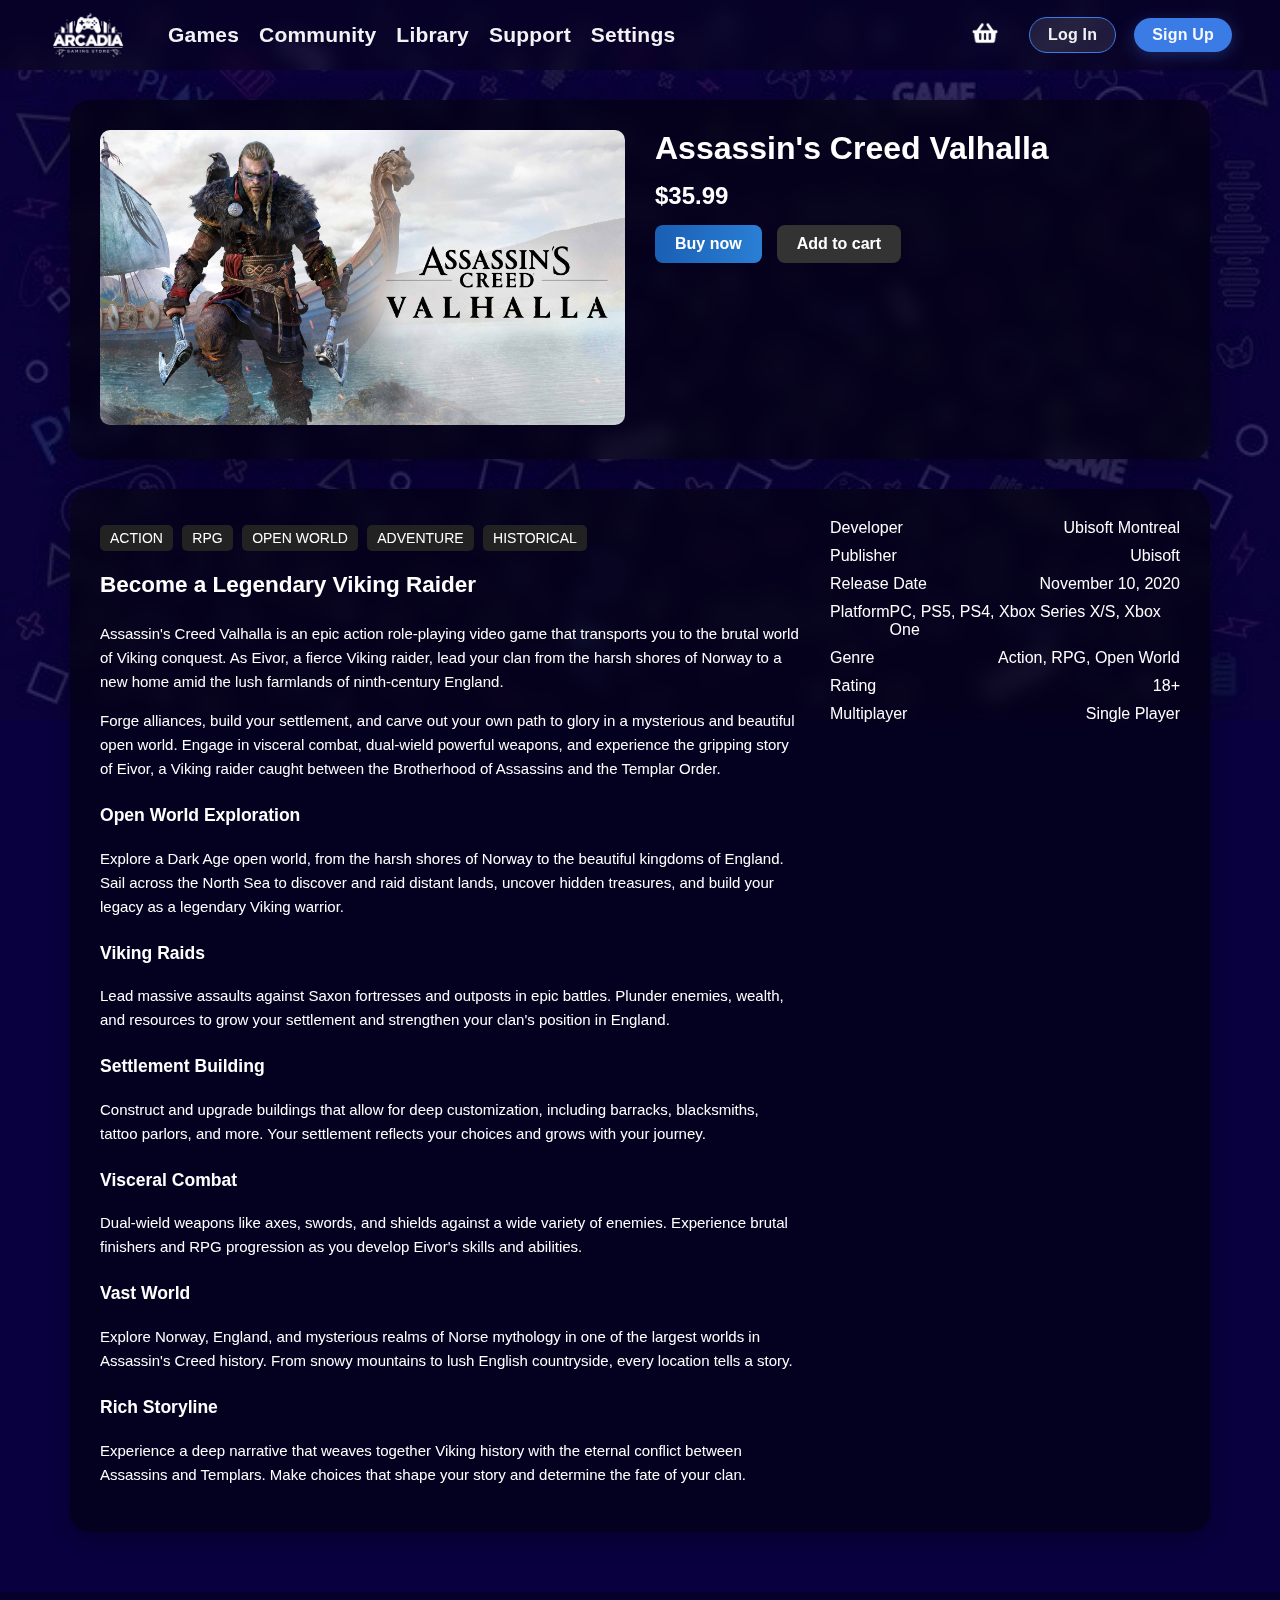
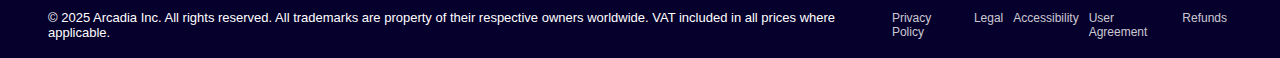
<file: web project - last draft (مش اوي يعني)/AC valhala/AC valhala.html>
<!DOCTYPE html>
<html lang="en">
<head>
    <meta charset="UTF-8">
    <meta name="viewport" content="width=device-width, initial-scale=1.0">
    <title>Arcadia - Assassin's Creed Valhalla</title>
<link rel="stylesheet" href="style.css" />
</head>
<body data-game-id="ac-valhala">

    <div class="topbar">
        <div class="left">
            <div class="nav-text">
                <a href="../start page/start page.html">
                    <img src="../general material/white arcadia logo.png" alt="Arcadia" class="nav-logo">
                </a>
            </div>

            <a href="../browse games/browse games.html">Games</a>
            <a href="#">Community</a>
            <a href="#">Library</a>
            <a href="#">Support</a>
            <a href="#">Settings</a>
        </div>

        <div class="right">
        <div class="basket">
            <a href="#">
                <img src="../general material/basket logo.png" alt="Basket" class="icon">
            </a>
        </div>
            <div class="user">
                <span class="username" id="nav-username">username</span>
                <img src="../general material/user profile logo.png" alt="User" class="icon">
            </div>
        </div>
    </div>

    <div class="content">
        <div class="game-header card">
            <div class="game-image">
                <img src="AC valhala material/AC valhala bannar.jpg" alt="Assassin's Creed Valhalla">
            </div>
            <div class="game-info">
                <h1 class="game-title">Assassin's Creed Valhalla</h1>
                <div class="price">$35.99</div>
                <div class="buttons">
                    <button class="buy-btn" id="buy-btn">Buy now</button>
                    <button class="add-btn" id="add-btn">Add to cart</button>
                </div>
            </div>
        </div>

        <div class="details card">
            <div class="details-left">
                <div class="genres">
                    <span>ACTION</span>
                    <span>RPG</span>
                    <span>OPEN WORLD</span>
                    <span>ADVENTURE</span>
                    <span>HISTORICAL</span>
                </div>
                <div class="description">
                    <h2>Become a Legendary Viking Raider</h2>
                    <p>Assassin's Creed Valhalla is an epic action role-playing video game that transports you to the brutal world of Viking conquest. As Eivor, a fierce Viking raider, lead your clan from the harsh shores of Norway to a new home amid the lush farmlands of ninth-century England.</p>
                    
                    <p>Forge alliances, build your settlement, and carve out your own path to glory in a mysterious and beautiful open world. Engage in visceral combat, dual-wield powerful weapons, and experience the gripping story of Eivor, a Viking raider caught between the Brotherhood of Assassins and the Templar Order.</p>
                    
                    <h3>Open World Exploration</h3>
                    <p>Explore a Dark Age open world, from the harsh shores of Norway to the beautiful kingdoms of England. Sail across the North Sea to discover and raid distant lands, uncover hidden treasures, and build your legacy as a legendary Viking warrior.</p>

                    <h3>Viking Raids</h3>
                    <p>Lead massive assaults against Saxon fortresses and outposts in epic battles. Plunder enemies, wealth, and resources to grow your settlement and strengthen your clan's position in England.</p>

                    <h3>Settlement Building</h3>
                    <p>Construct and upgrade buildings that allow for deep customization, including barracks, blacksmiths, tattoo parlors, and more. Your settlement reflects your choices and grows with your journey.</p>

                    <h3>Visceral Combat</h3>
                    <p>Dual-wield weapons like axes, swords, and shields against a wide variety of enemies. Experience brutal finishers and RPG progression as you develop Eivor's skills and abilities.</p>

                    <h3>Vast World</h3>
                    <p>Explore Norway, England, and mysterious realms of Norse mythology in one of the largest worlds in Assassin's Creed history. From snowy mountains to lush English countryside, every location tells a story.</p>

                    <h3>Rich Storyline</h3>
                    <p>Experience a deep narrative that weaves together Viking history with the eternal conflict between Assassins and Templars. Make choices that shape your story and determine the fate of your clan.</p>
                </div>
            </div>

            <div class="details-right">
                <div><span>Developer</span><span>Ubisoft Montreal</span></div>
                <div><span>Publisher</span><span>Ubisoft</span></div>
                <div><span>Release Date</span><span>November 10, 2020</span></div>
                <div><span>Platform</span><span>PC, PS5, PS4, Xbox Series X/S, Xbox One</span></div>
                <div><span>Genre</span><span>Action, RPG, Open World</span></div>
                <div><span>Rating</span><span>18+</span></div>
                <div><span>Multiplayer</span><span>Single Player</span></div>
            </div>
        </div>
    </div>

    <footer>
        <div>© 2025 Arcadia Inc. All rights reserved. All trademarks are property of their respective owners worldwide. VAT included in all prices where applicable.</div>
        <div class="footer-links">
            <a href="#">Privacy Policy</a>
            <a href="#">Legal</a>
            <a href="#">Accessibility</a>
            <a href="#">User Agreement</a>
            <a href="#">Refunds</a>
        </div>
    </footer>

    <script src="../general material/username.js"></script>
    <script src="../general material/game-logic.js"></script>
</body>
</html>
</file>
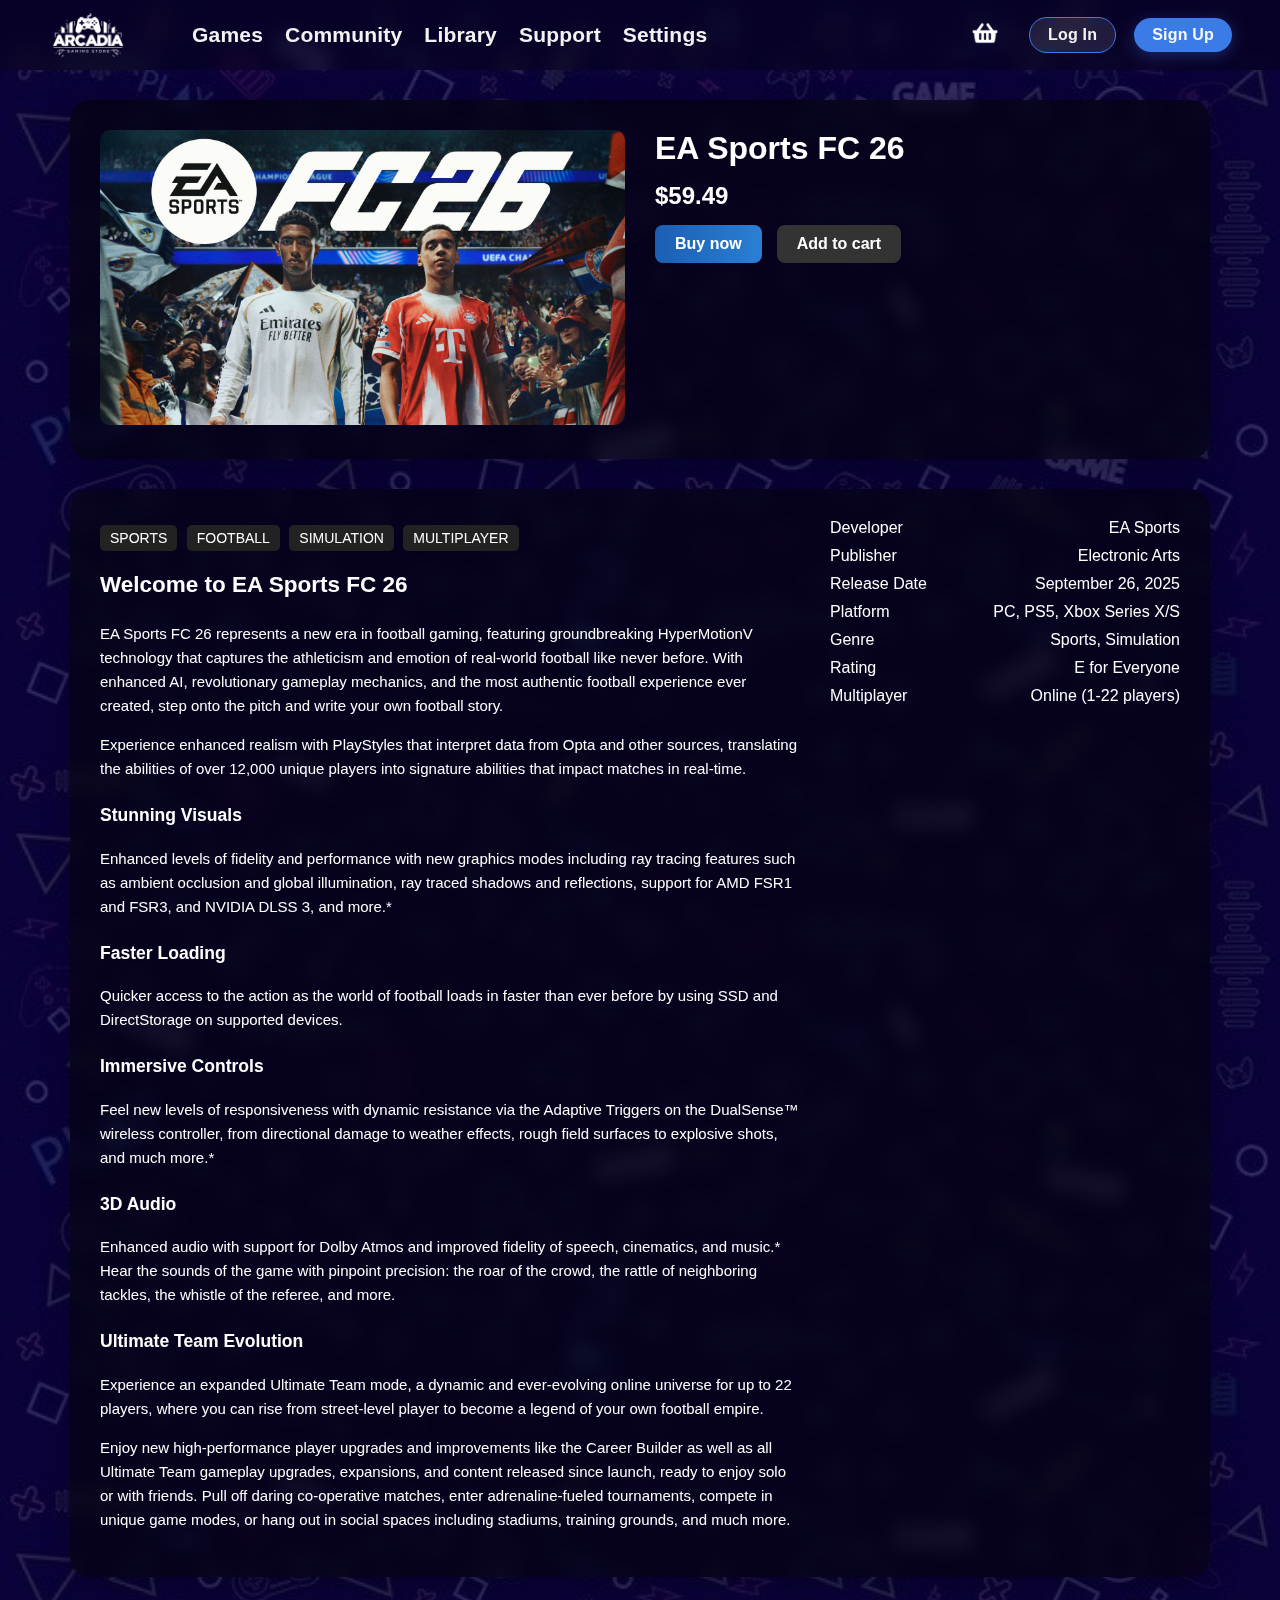
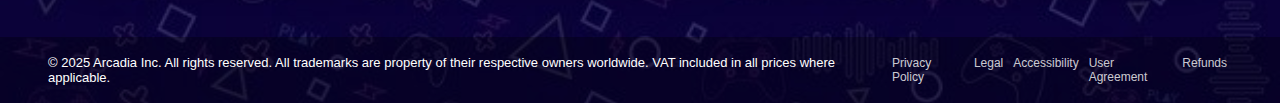
<file: web project - last draft (مش اوي يعني)/fc 26/fc 26.html>
<!DOCTYPE html>
<html lang="ar">
<head>
    <meta charset="UTF-8">
    <meta name="viewport" content="width=device-width, initial-scale=1.0">
    <title>Arcadia - EA Sports FC 26</title>
<link rel="stylesheet" href="style.css" />
</head>
<body data-game-id="fc26">

    <div class="topbar">
        <div class="left">
            <div class="nav-text">
                <a href="../start page/start page.html">
                <img src="../general material/white arcadia logo.png" alt="Arcadia" class="nav-logo">
            </div>
            <a href="../browse games/browse games.html">Games</a>
            <a href="#">Community</a>
            <a href="#">Library</a>
            <a href="#">Support</a>
            <a href="#">Settings</a>
        </div>

        <div class="right">
        <div class="basket">
            <a href="#">
                <img src="../general material/basket logo.png" alt="Basket" class="icon">
            </a>
        </div>
            <div class="user">
                <span class="username" id="nav-username">username</span>
                <img src="../general material/user profile logo.png" alt="User" class="icon">
            </div>
        </div>
    </div>

    <div class="content">
        <div class="game-header card">
            <div class="game-image">
                <img src="FC26 material/FC26.jpg" alt="EA Sports FC 26">
            </div>
            <div class="game-info">
                <h1 class="game-title">EA Sports FC 26</h1>
                <div class="price">$59.49</div>
                <div class="buttons">
                    <button class="buy-btn" id="buy-btn">Buy now</button>
                    <button class="add-btn" id="add-btn">Add to cart</button>
                </div>
            </div>
        </div>

        <div class="details card">
            <div class="details-left">
                <div class="genres">
                    <span>SPORTS</span>
                    <span>FOOTBALL</span>
                    <span>SIMULATION</span>
                    <span>MULTIPLAYER</span>
                </div>
                <div class="description">
                    <h2>Welcome to EA Sports FC 26</h2>
                    <p>EA Sports FC 26 represents a new era in football gaming, featuring groundbreaking HyperMotionV technology that captures the athleticism and emotion of real-world football like never before. With enhanced AI, revolutionary gameplay mechanics, and the most authentic football experience ever created, step onto the pitch and write your own football story.</p>
                    
                    <p>Experience enhanced realism with PlayStyles that interpret data from Opta and other sources, translating the abilities of over 12,000 unique players into signature abilities that impact matches in real-time.</p>
                    
                    <h3>Stunning Visuals</h3>
                    <p>Enhanced levels of fidelity and performance with new graphics modes including ray tracing features such as ambient occlusion and global illumination, ray traced shadows and reflections, support for AMD FSR1 and FSR3, and NVIDIA DLSS 3, and more.*</p>

                    <h3>Faster Loading</h3>
                    <p>Quicker access to the action as the world of football loads in faster than ever before by using SSD and DirectStorage on supported devices.</p>

                    <h3>Immersive Controls</h3>
                    <p>Feel new levels of responsiveness with dynamic resistance via the Adaptive Triggers on the DualSense™ wireless controller, from directional damage to weather effects, rough field surfaces to explosive shots, and much more.*</p>

                    <h3>3D Audio</h3>
                    <p>Enhanced audio with support for Dolby Atmos and improved fidelity of speech, cinematics, and music.* Hear the sounds of the game with pinpoint precision: the roar of the crowd, the rattle of neighboring tackles, the whistle of the referee, and more.</p>

                    <h3>Ultimate Team Evolution</h3>
                    <p>Experience an expanded Ultimate Team mode, a dynamic and ever-evolving online universe for up to 22 players, where you can rise from street-level player to become a legend of your own football empire.</p>
                    <p>Enjoy new high-performance player upgrades and improvements like the Career Builder as well as all Ultimate Team gameplay upgrades, expansions, and content released since launch, ready to enjoy solo or with friends. Pull off daring co-operative matches, enter adrenaline-fueled tournaments, compete in unique game modes, or hang out in social spaces including stadiums, training grounds, and much more.</p>
                </div>
            </div>

            <div class="details-right">
                <div><span>Developer</span><span>EA Sports</span></div>
                <div><span>Publisher</span><span>Electronic Arts</span></div>
                <div><span>Release Date</span><span>September 26, 2025</span></div>
                <div><span>Platform</span><span>PC, PS5, Xbox Series X/S</span></div>
                <div><span>Genre</span><span>Sports, Simulation</span></div>
                <div><span>Rating</span><span>E for Everyone</span></div>
                <div><span>Multiplayer</span><span>Online (1-22 players)</span></div>
            </div>
        </div>
    </div>

    <footer>
        <div>© 2025 Arcadia Inc. All rights reserved. All trademarks are property of their respective owners worldwide. VAT included in all prices where applicable.</div>
        <div class="footer-links">
            <a href="#">Privacy Policy</a>
            <a href="#">Legal</a>
            <a href="#">Accessibility</a>
            <a href="#">User Agreement</a>
            <a href="#">Refunds</a>
        </div>
    </footer>

    <script src="../general material/username.js"></script>
    <script src="../general material/game-logic.js"></script>
</body>
</html>
</file>
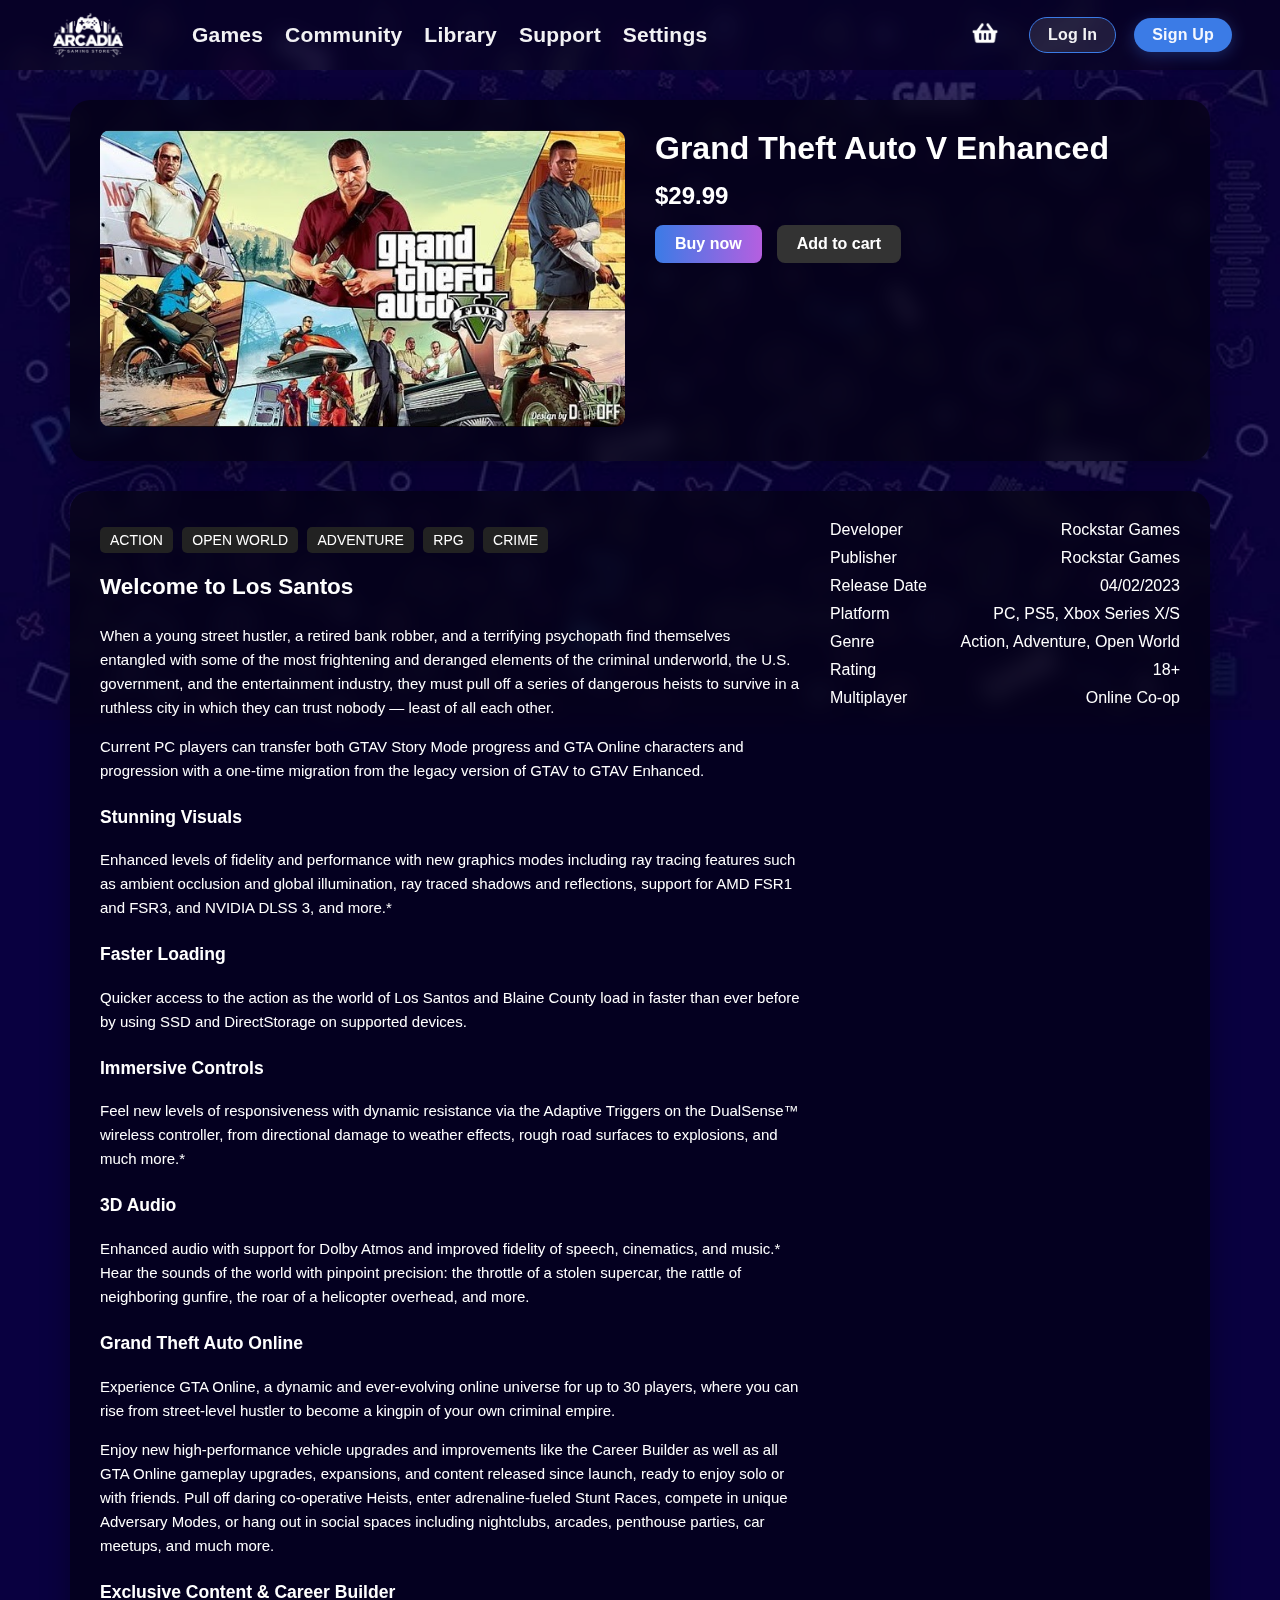
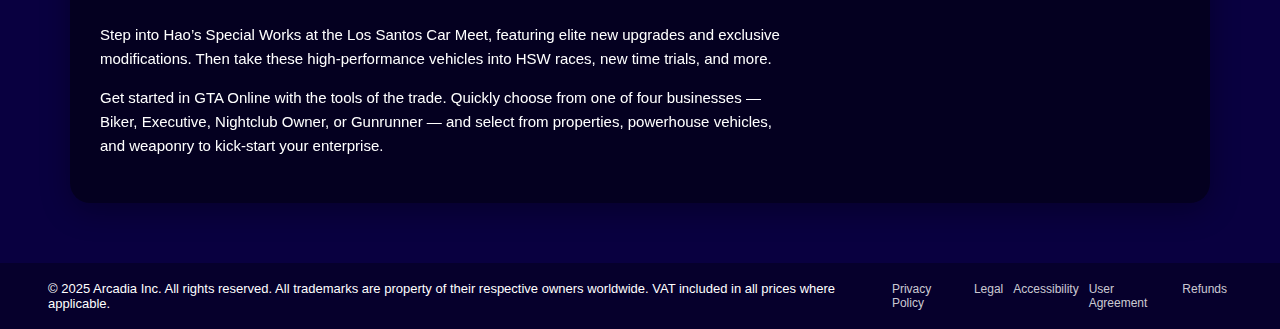
<file: web project - last draft (مش اوي يعني)/gta v/gta v.html>
<!DOCTYPE html>
<html lang="en">
<head>
<meta charset="UTF-8">
<meta name="viewport" content="width=device-width, initial-scale=1.0">
<title>Grand Theft Auto V Enhanced</title>
<link rel="stylesheet" href="style.css">

</head>
<body data-game-id="gtav">

<div class="topbar">
        <div class="left">
            <div class="nav-text">
                <a href="../start page/start page.html">
                <img src="../general material/white arcadia logo.png" alt="Arcadia" class="nav-logo">
            </div>
            <a href="../browse games/browse games.html">Games</a>
            <a href="#">Community</a>
            <a href="#">Library</a>
            <a href="#">Support</a>
            <a href="#">Settings</a>
        </div>

        <div class="right">
        <div class="basket">
            <a href="#">
                <img src="../general material/basket logo.png" alt="Basket" class="icon">
            </a>
        </div>
            <div class="user">
                <span class="username" id="nav-username">username</span>
                <img src="../general material/user profile logo.png" alt="User" class="icon">
            </div>
        </div>
    </div>
  <div class="content">
    <div class="game-header card">
      <div class="game-image">
        <img src="GTA5 material/GTA5.jpg" alt="Grand Theft Auto V Enhanced">
      </div>
      <div class="game-info">
        <h1 class="game-title">Grand Theft Auto V Enhanced</h1>
        <div class="price">$29.99</div>
        <div class="buttons">
          <button class="buy-btn" id="buy-btn">Buy now</button>
          <button class="add-btn" id="add-btn">Add to cart</button>
        </div>
      </div>
    </div>

    <div class="details card">
      <div class="details-left">
        <div class="genres">
          <span>ACTION</span>
          <span>OPEN WORLD</span>
          <span>ADVENTURE</span>
          <span>RPG</span>
          <span>CRIME</span>
        </div>
        <div class="description">
          <h2>Welcome to Los Santos</h2>
          <p>When a young street hustler, a retired bank robber, and a terrifying psychopath find themselves entangled with some of the most frightening and deranged elements of the criminal underworld, the U.S. government, and the entertainment industry, they must pull off a series of dangerous heists to survive in a ruthless city in which they can trust nobody — least of all each other.</p>
          <p>Current PC players can transfer both GTAV Story Mode progress and GTA Online characters and progression with a one-time migration from the legacy version of GTAV to GTAV Enhanced.</p>
          
          <h3>Stunning Visuals</h3>
          <p>Enhanced levels of fidelity and performance with new graphics modes including ray tracing features such as ambient occlusion and global illumination, ray traced shadows and reflections, support for AMD FSR1 and FSR3, and NVIDIA DLSS 3, and more.*</p>

          <h3>Faster Loading</h3>
          <p>Quicker access to the action as the world of Los Santos and Blaine County load in faster than ever before by using SSD and DirectStorage on supported devices.</p>

          <h3>Immersive Controls</h3>
          <p>Feel new levels of responsiveness with dynamic resistance via the Adaptive Triggers on the DualSense™ wireless controller, from directional damage to weather effects, rough road surfaces to explosions, and much more.*</p>

          <h3>3D Audio</h3>
          <p>Enhanced audio with support for Dolby Atmos and improved fidelity of speech, cinematics, and music.* Hear the sounds of the world with pinpoint precision: the throttle of a stolen supercar, the rattle of neighboring gunfire, the roar of a helicopter overhead, and more.</p>

          <h3>Grand Theft Auto Online</h3>
          <p>Experience GTA Online, a dynamic and ever-evolving online universe for up to 30 players, where you can rise from street-level hustler to become a kingpin of your own criminal empire.</p>
          <p>Enjoy new high-performance vehicle upgrades and improvements like the Career Builder as well as all GTA Online gameplay upgrades, expansions, and content released since launch, ready to enjoy solo or with friends. Pull off daring co-operative Heists, enter adrenaline-fueled Stunt Races, compete in unique Adversary Modes, or hang out in social spaces including nightclubs, arcades, penthouse parties, car meetups, and much more.</p>

          <h3>Exclusive Content & Career Builder</h3>
          <p>Step into Hao’s Special Works at the Los Santos Car Meet, featuring elite new upgrades and exclusive modifications. Then take these high-performance vehicles into HSW races, new time trials, and more.</p>
          <p>Get started in GTA Online with the tools of the trade. Quickly choose from one of four businesses — Biker, Executive, Nightclub Owner, or Gunrunner — and select from properties, powerhouse vehicles, and weaponry to kick-start your enterprise.</p>
        </div>
      </div>

      <div class="details-right">
        <div><span>Developer</span><span>Rockstar Games</span></div>
        <div><span>Publisher</span><span>Rockstar Games</span></div>
        <div><span>Release Date</span><span>04/02/2023</span></div>
        <div><span>Platform</span><span>PC, PS5, Xbox Series X/S</span></div>
        <div><span>Genre</span><span>Action, Adventure, Open World</span></div>
        <div><span>Rating</span><span>18+</span></div>
        <div><span>Multiplayer</span><span>Online Co-op</span></div>
      </div>
    </div>
  </div>
  <footer>
    <div>© 2025 Arcadia Inc. All rights reserved. All trademarks are property of their respective owners worldwide. VAT included in all prices where applicable.</div>
    <div class="footer-links">
      <a href="#">Privacy Policy</a>
      <a href="#">Legal</a>
      <a href="#">Accessibility</a>
      <a href="#">User Agreement</a>
      <a href="#">Refunds</a>
    </div>
  </footer>

    <script src="../general material/username.js"></script>
    <script src="../general material/game-logic.js"></script>
</body>
</html>
</file>
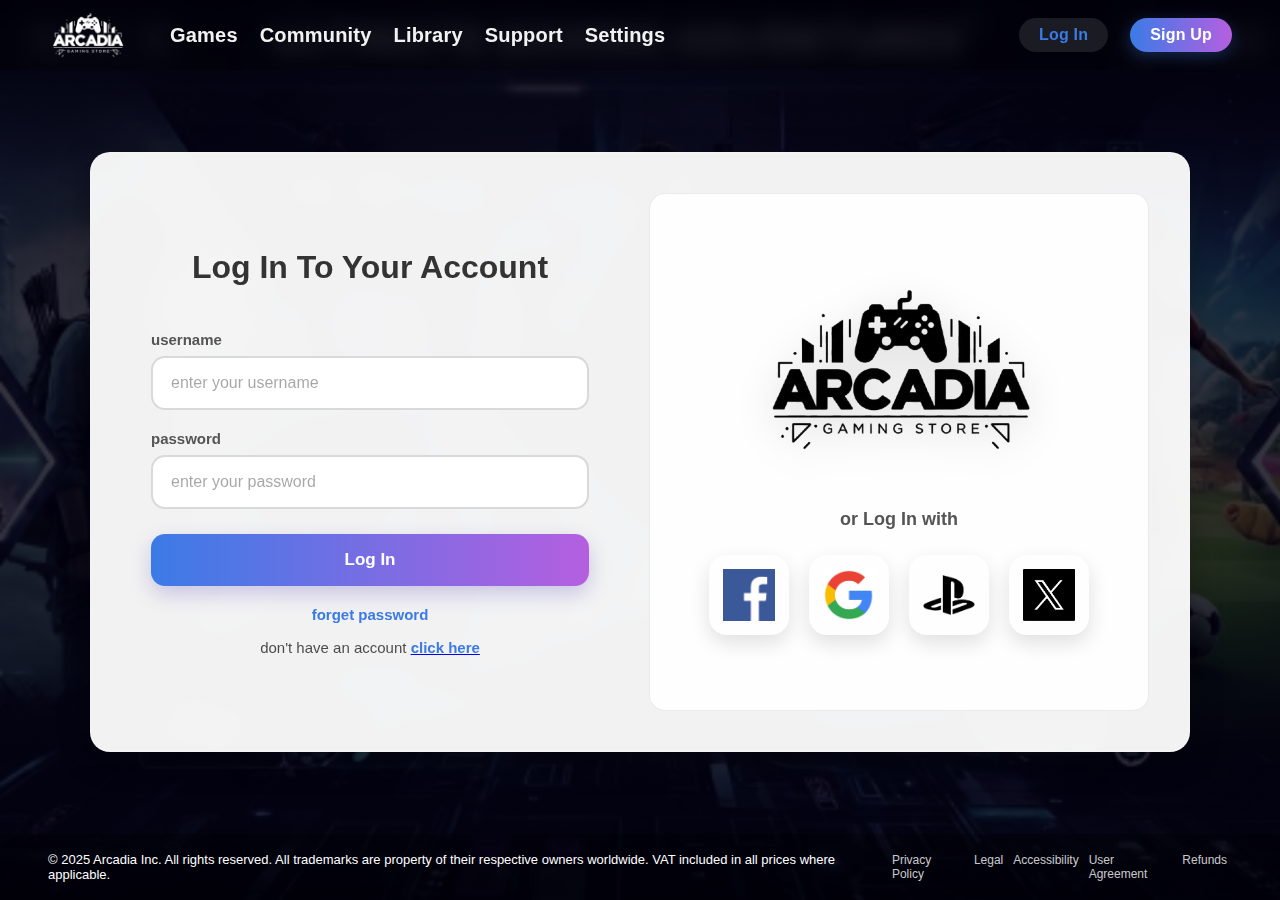
<file: web project - last draft (مش اوي يعني)/login/login.html>
<!doctype html>
<html lang="ar">
<head>
  <meta charset="utf-8" />
  <meta name="viewport" content="width=device-width,initial-scale=1" />
  <title>Arcadia-Log In</title>
<link rel="stylesheet" href="style.css" />
</head>
<body>
  <div class="topbar">
    <div class="left">
      <div class="nav-text">

        <a href="../start page/start page.html">
        <img src="../general material/white arcadia logo.png" alt="Arcadia" class="nav-logo"></a>
      </div>
      <a href="../browse games/browse games.html">Games</a>
      <a href="#">Community</a>
      <a href="../library/library.html">Library</a>
      <a href="#">Support</a>
      <a href="#">Settings</a>
    </div>
    <div class="right">
      <a href="login.html" style="color:#3b7be6; background:rgba(255,255,255,0.1); padding:8px 20px; border-radius:25px; font-weight:600;">Log In</a>
      <a href="../signup/signup.html" style="color:#fff; background:linear-gradient(90deg,#3b7be6,#b55fe0); padding:8px 20px; border-radius:25px; font-weight:600; box-shadow:0 4px 15px rgba(59,123,230,0.3);">Sign Up</a>
    </div>
  </div>

  <div class="wrap">
    <div class="card">
      <div class="left-col">
        <h1>Log In To Your Account</h1>
        
        <label>username</label>
        <input class="input" placeholder="enter your username" id="username">
        
        <label>password</label>
        <input class="input" placeholder="enter your password" type="password" id="password">

        <button class="btn" id="loginBtn">Log In</button>

        <div class="linkless" id="forgotPassword">forget password</div>
      <div class="hint">don't have an account 
        <a href="../signup/signup.html" id="signupLink"><strong>click here</strong></a>
      </div>
      </div>

      <div class="right-col">
        <div class="logo-container">
          <img class="main-logo" src="../general material/black arcadia logo.png" alt="Arcadia Logo">
        </div>

        <div class="apps-title">or Log In with</div>
        
        <div class="apps-container">
          <div class="app-item" id="facebookLogin" title="Facebook">
            <div class="app-icon">
              <img src="login material/facebook logo.png" alt="Facebook">
            </div>
          </div>
          
          <div class="app-item" id="googleLogin" title="Google">
            <div class="app-icon">
              <img src="login material/google logo.png" alt="Google">
            </div>
          </div>
          
          <div class="app-item" id="playstationLogin" title="PlayStation">
            <div class="app-icon">
              <img src="login material/playstation logo.png" alt="PlayStation">
            </div>
          </div>
          
          <div class="app-item" id="XLogin" title="X">
            <div class="app-icon">
              <img src="login material/X logo.jpg" alt="X">
            </div>
          </div>
        </div>
      </div>
    </div>
  </div>

  <footer>
    <div>© 2025 Arcadia Inc. All rights reserved. All trademarks are property of their respective owners worldwide. VAT included in all prices where applicable.</div>
    <div class="footer-links">
      <a href="#">Privacy Policy</a>
      <a href="#">Legal</a>
      <a href="#">Accessibility</a>
      <a href="#">User Agreement</a>
      <a href="#">Refunds</a>
    </div>
  </footer>

<script src="login.js"></script>

</body>
</html>
</file>
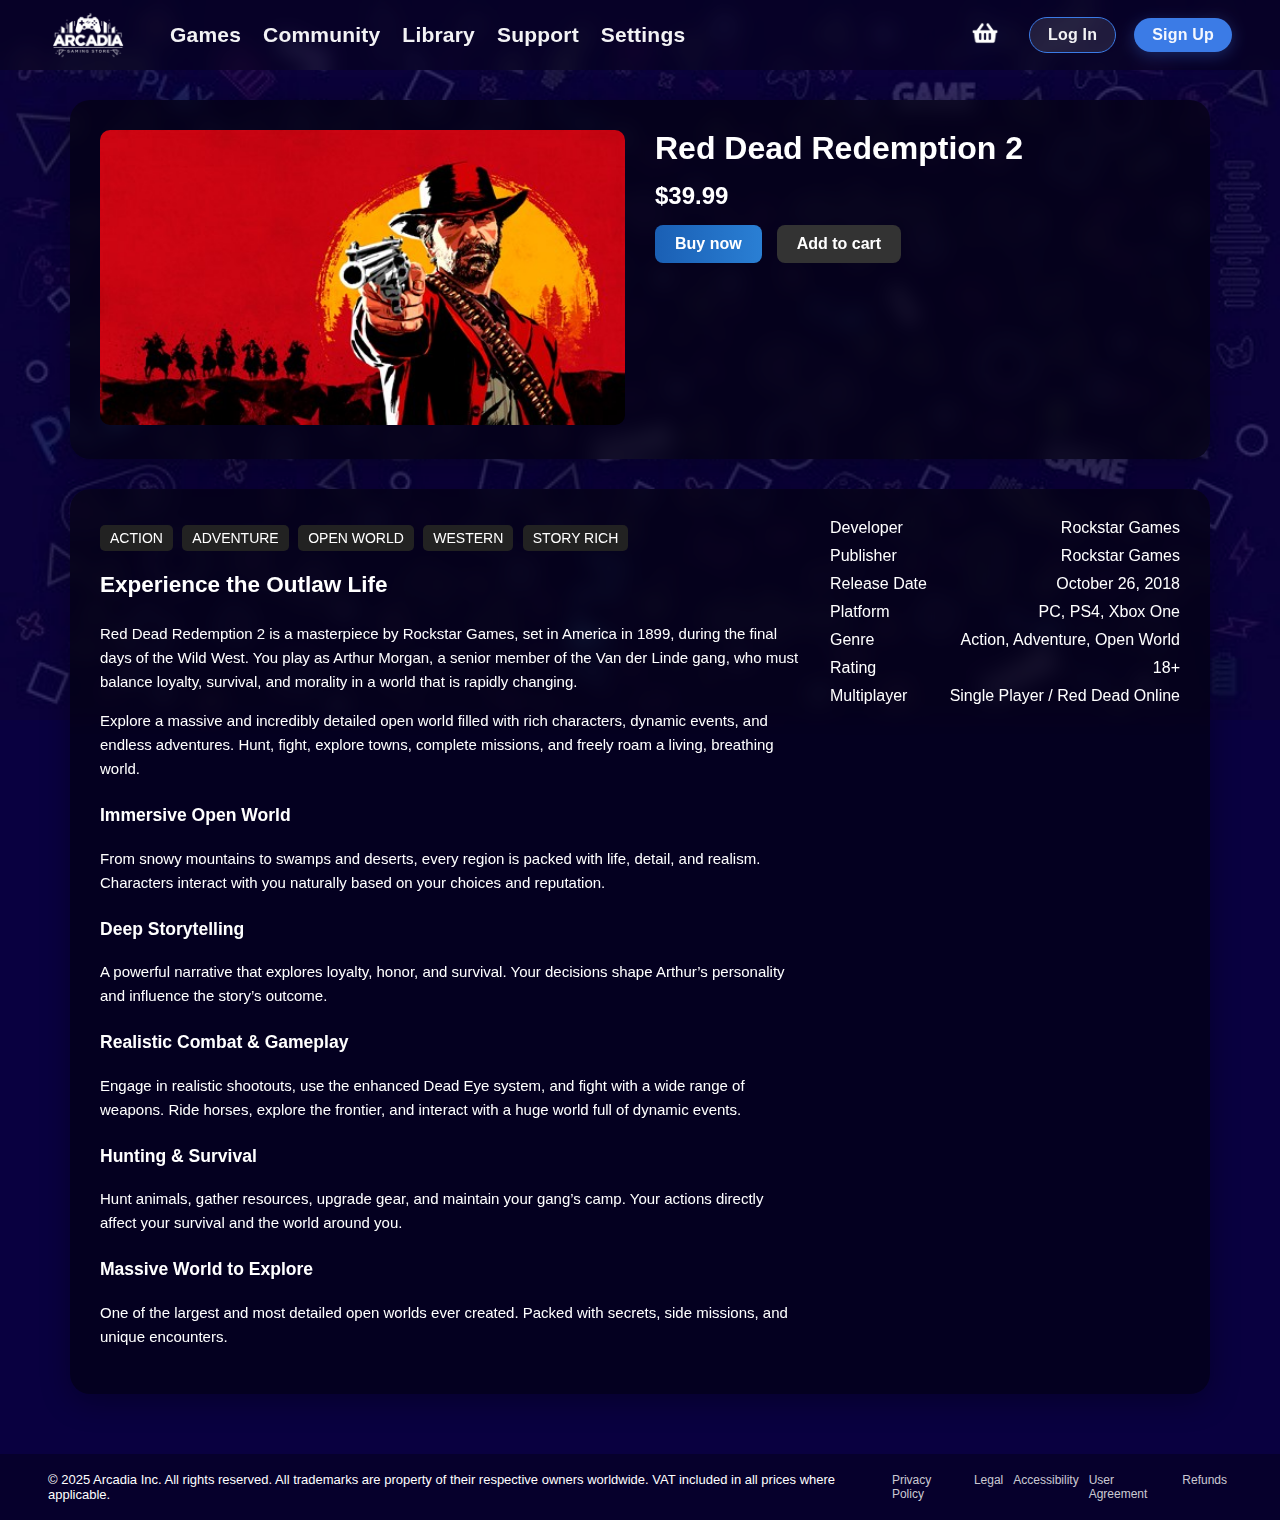
<file: web project - last draft (مش اوي يعني)/rdr2/rdr2.html>
<!DOCTYPE html>
<html lang="en">
<head>
    <meta charset="UTF-8">
    <meta name="viewport" content="width=device-width, initial-scale=1.0">
    <title>Arcadia - Red Dead Redemption 2</title>
    <link rel="stylesheet" href="style.css" />
</head>
<body data-game-id="rdr2">

    <div class="topbar">
        <div class="left">
            <div class="nav-text">
                        <a href="../start page/start page.html">
                <img src="../general material/white arcadia logo.png" alt="Arcadia" class="nav-logo"></a>
            </div>
            <a href="../browse games/browse games.html">Games</a>
            <a href="#">Community</a>
            <a href="#">Library</a>
            <a href="#">Support</a>
            <a href="#">Settings</a>
        </div>

        <div class="right">
        <div class="basket">
            <a href="#">
                <img src="../general material/basket logo.png" alt="Basket" class="icon">
            </a>
        </div>
            <div class="user">
                <span class="username" id="nav-username">username</span>
                <img src="../general material/user profile logo.png" alt="User" class="icon">
            </div>
        </div>
    </div>

    <div class="content">
        <div class="game-header card">
            <div class="game-image">
                <img src="rdr2 material/rdr2.jpg" alt="Red Dead Redemption 2">
            </div>
            <div class="game-info">
                <h1 class="game-title">Red Dead Redemption 2</h1>
                <div class="price">$39.99</div>
                <div class="buttons">
                    <button class="buy-btn" id="buy-btn">Buy now</button>
                    <button class="add-btn" id="add-btn">Add to cart</button>
                </div>
            </div>
        </div>

        <div class="details card">
            <div class="details-left">
                <div class="genres">
                    <span>ACTION</span>
                    <span>ADVENTURE</span>
                    <span>OPEN WORLD</span>
                    <span>WESTERN</span>
                    <span>STORY RICH</span>
                </div>

                <div class="description">
                    <h2>Experience the Outlaw Life</h2>
                    <p>
                        Red Dead Redemption 2 is a masterpiece by Rockstar Games, set in America in 1899, during the final days of the Wild West. 
                        You play as Arthur Morgan, a senior member of the Van der Linde gang, who must balance loyalty, survival, and morality in a world that is rapidly changing.
                    </p>

                    <p>
                        Explore a massive and incredibly detailed open world filled with rich characters, dynamic events, and endless adventures. 
                        Hunt, fight, explore towns, complete missions, and freely roam a living, breathing world.
                    </p>

                    <h3>Immersive Open World</h3>
                    <p>
                        From snowy mountains to swamps and deserts, every region is packed with life, detail, and realism. 
                        Characters interact with you naturally based on your choices and reputation.
                    </p>

                    <h3>Deep Storytelling</h3>
                    <p>
                        A powerful narrative that explores loyalty, honor, and survival. 
                        Your decisions shape Arthur’s personality and influence the story’s outcome.
                    </p>

                    <h3>Realistic Combat & Gameplay</h3>
                    <p>
                        Engage in realistic shootouts, use the enhanced Dead Eye system, and fight with a wide range of weapons. 
                        Ride horses, explore the frontier, and interact with a huge world full of dynamic events.
                    </p>

                    <h3>Hunting & Survival</h3>
                    <p>
                        Hunt animals, gather resources, upgrade gear, and maintain your gang’s camp. 
                        Your actions directly affect your survival and the world around you.
                    </p>

                    <h3>Massive World to Explore</h3>
                    <p>
                        One of the largest and most detailed open worlds ever created. Packed with secrets, side missions, and unique encounters.
                    </p>
                </div>
            </div>

            <div class="details-right">
                <div><span>Developer</span><span>Rockstar Games</span></div>
                <div><span>Publisher</span><span>Rockstar Games</span></div>
                <div><span>Release Date</span><span>October 26, 2018</span></div>
                <div><span>Platform</span><span>PC, PS4, Xbox One</span></div>
                <div><span>Genre</span><span>Action, Adventure, Open World</span></div>
                <div><span>Rating</span><span>18+</span></div>
                <div><span>Multiplayer</span><span>Single Player / Red Dead Online</span></div>
            </div>
        </div>
    </div>

    <footer>
        <div>© 2025 Arcadia Inc. All rights reserved. All trademarks are property of their respective owners worldwide. VAT included in all prices where applicable.</div>
        <div class="footer-links">
            <a href="#">Privacy Policy</a>
            <a href="#">Legal</a>
            <a href="#">Accessibility</a>
            <a href="#">User Agreement</a>
            <a href="#">Refunds</a>
        </div>
    </footer>

    <script src="../general material/username.js"></script>
    <script src="../general material/game-logic.js"></script>
</body>
</html>
</file>
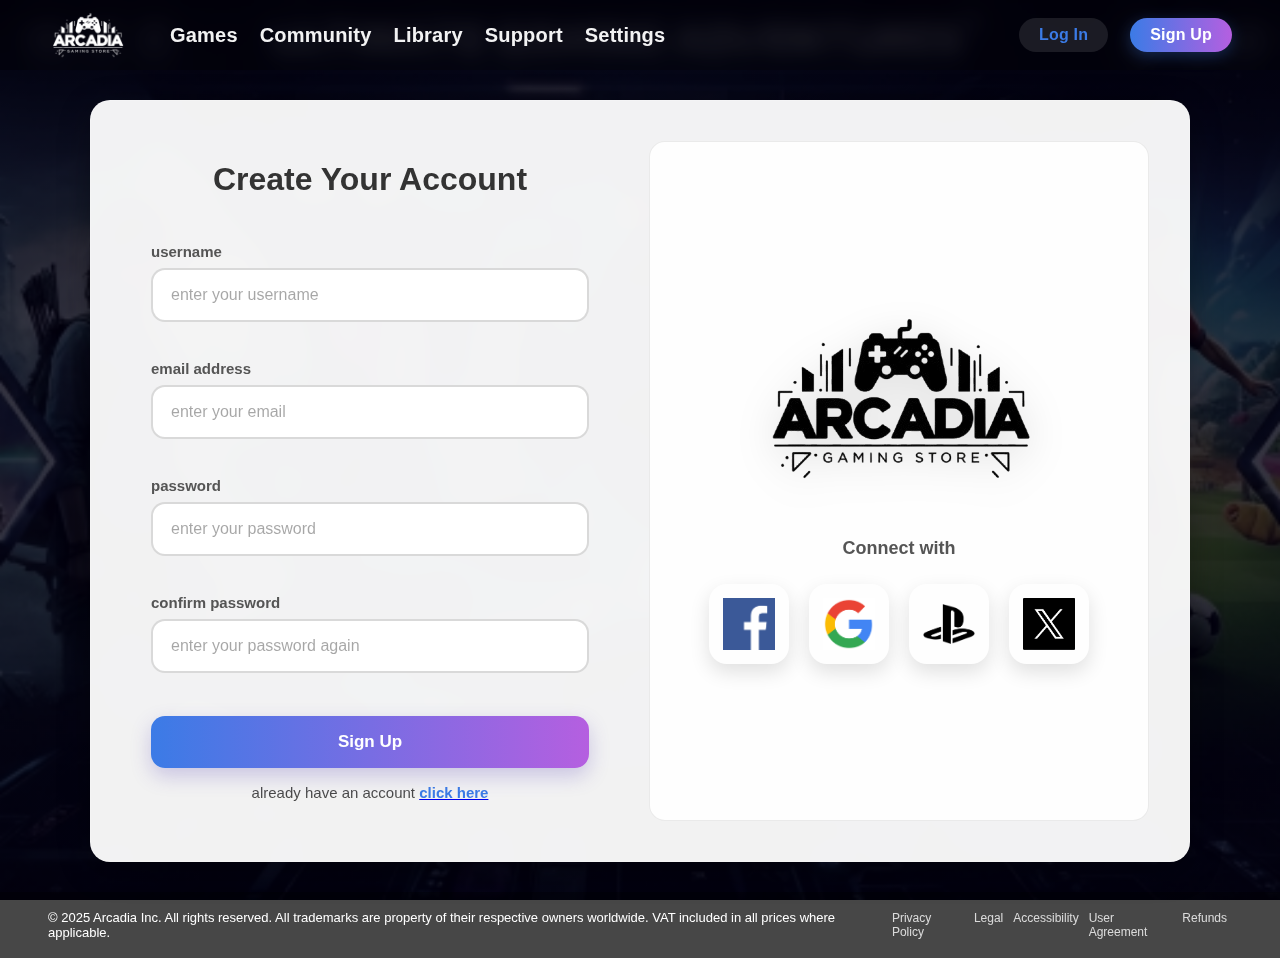
<file: web project - last draft (مش اوي يعني)/signup/signup.html>
<!doctype html>
<html lang="ar">
<head>
  <meta charset="utf-8" />
  <meta name="viewport" content="width=device-width,initial-scale=1" />
  <title>Arcadia-Sign Up</title>
<link rel="stylesheet" href="style.css" />
</head>
<body>
  <div class="topbar">
    <div class="left">
      <div class="nav-text">

        <a href="../start page/start page.html">
        <img src="../general material/white arcadia logo.png" alt="Arcadia" class="nav-logo"></a>
      </div>
      <a href="../browse games/browse games.html">Games</a>
      <a href="#">Community</a>
      <a href="../library/library.html">Library</a>
      <a href="#">Support</a>
      <a href="#">Settings</a>
    </div>
    <div class="right">
      <a href="../login/login.html" style="color:#3b7be6; background:rgba(255,255,255,0.1); padding:8px 20px; border-radius:25px; font-weight:600;">Log In</a>
      <a href="signup.html" style="color:#fff; background:linear-gradient(90deg,#3b7be6,#b55fe0); padding:8px 20px; border-radius:25px; font-weight:600; box-shadow:0 4px 15px rgba(59,123,230,0.3);">Sign Up</a>
    </div>
  </div>

  <div class="wrap">
    <div class="card">
      <div class="left-col">
        <h1>Create Your Account</h1>
        
        <div class="form-row">
          <label>username</label>
          <div class="input-group">
            <input class="input" placeholder="enter your username" id="username">
          </div>
        </div>
        
        <div class="form-row">
          <label>email address</label>
          <div class="input-group">
            <input class="input" placeholder="enter your email" type="email" id="email">
          </div>
        </div>
        
        <div class="form-row">
          <label>password</label>
          <div class="input-group">
            <input class="input" placeholder="enter your password" type="password" id="password">
          </div>
        </div>
        
        <div class="form-row">
          <label>confirm password</label>
          <div class="input-group">
            <input class="input" placeholder="enter your password again" type="password" id="confirmPassword">
          </div>
        </div>

        <button class="btn" id="signupBtn">Sign Up</button>

        <div class="hint">
            already have an account 
            <a href="../login/login.html" id="signupLink"><strong>click here</strong></a>
        </div>



      </div>

      <div class="right-col">
        <div class="logo-container">
          <img class="main-logo" src="../general material/black arcadia logo.png" alt="Arcadia Logo" id="mainLogo">
        </div>

        <div class="apps-title">Connect with</div>
        
        <div class="apps-container">
          <div class="app-item" id="facebookSignup" title="Facebook">
            <div class="app-icon">
              <img src="signup material/facebook logo.png" alt="Facebook" class="app-icon-img" id="facebookIcon">
            </div>
          </div>
          
          <div class="app-item" id="googleSignup" title="Google">
            <div class="app-icon">
              <img src="signup material/google logo.png" alt="Google" class="app-icon-img" id="googleIcon">
            </div>
          </div>
          
          <div class="app-item" id="playstationSignup" title="PlayStation">
            <div class="app-icon">
              <img src="signup material/playstation logo.png" alt="PlayStation" class="app-icon-img" id="playstationIcon">
            </div>
          </div>
          
          <div class="app-item" id="XSignup" title="X">
            <div class="app-icon">
              <img src="signup material/X logo.jpg" alt="X" class="app-icon-img" id="XIcon">
            </div>
          </div>
        </div>
      </div>
    </div>
  </div>

  <footer>
    <div>© 2025 Arcadia Inc. All rights reserved. All trademarks are property of their respective owners worldwide. VAT included in all prices where applicable.</div>
    <div class="footer-links">
      <a href="#">Privacy Policy</a>
      <a href="#">Legal</a>
      <a href="#">Accessibility</a>
      <a href="#">User Agreement</a>
      <a href="#">Refunds</a>
    </div>
  </footer>

<script src="signup.js"></script>

</body>
</html>
</file>
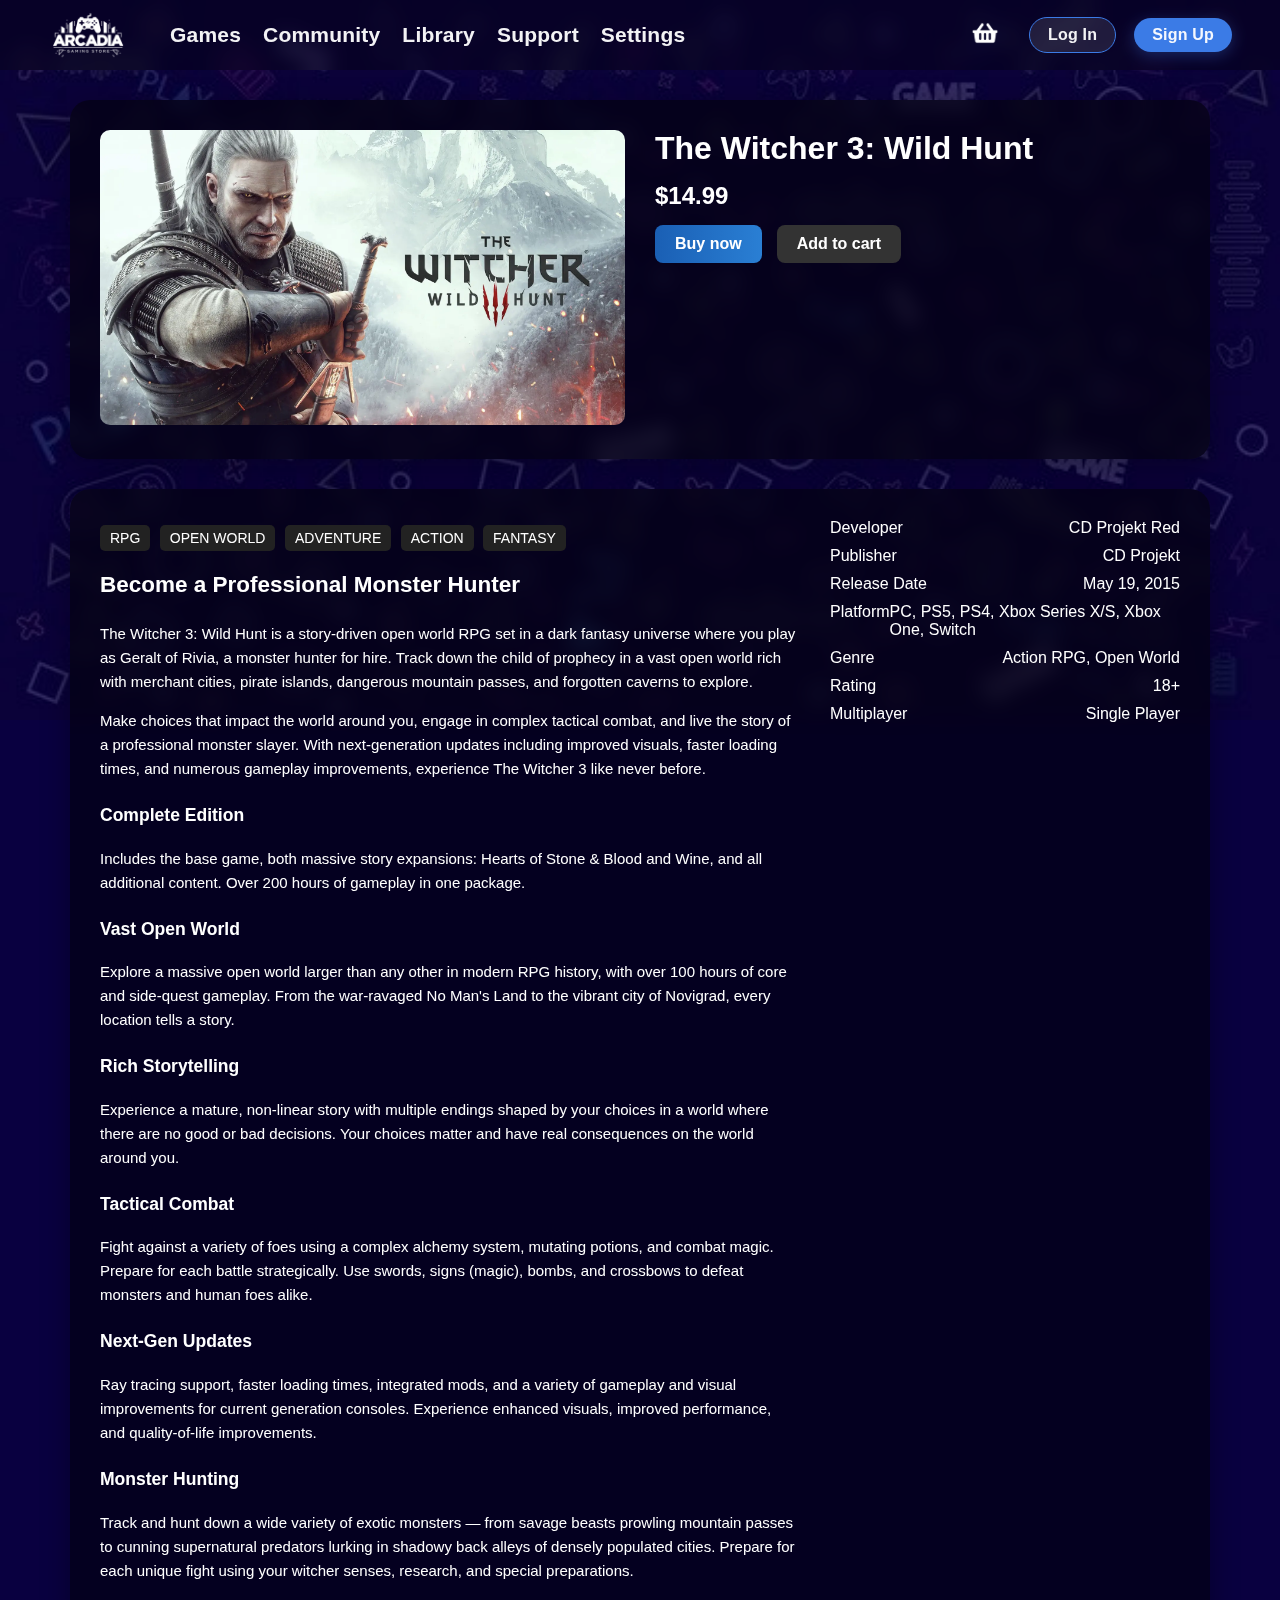
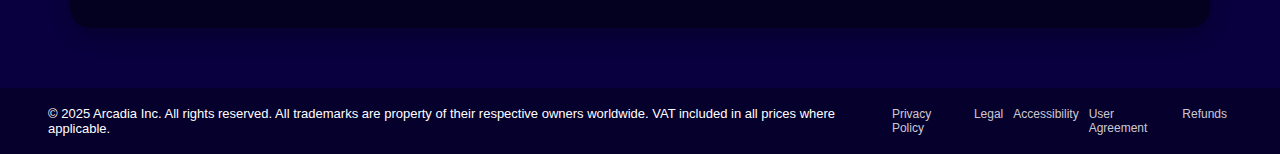
<file: web project - last draft (مش اوي يعني)/the witcher3/the witcher3.html>
<!DOCTYPE html>
<html lang="ar">
<head>
    <meta charset="UTF-8">
    <meta name="viewport" content="width=device-width, initial-scale=1.0">
    <title>Arcadia - The Witcher 3: Wild Hunt</title>
<link rel="stylesheet" href="style.css" />
</head>
<body data-game-id="witcher3">

    <div class="topbar">
        <div class="left">
            <div class="nav-text">
                        <a href="../start page/start page.html">
                <img src="../general material/white arcadia logo.png" alt="Arcadia" class="nav-logo"></a>
            </div>
            <a href="../browse games/browse games.html">Games</a>
            <a href="#">Community</a>
            <a href="#">Library</a>
            <a href="#">Support</a>
            <a href="#">Settings</a>
        </div>

        <div class="right">
        <div class="basket">
            <a href="#">
                <img src="../general material/basket logo.png" alt="Basket" class="icon">
            </a>
        </div>
            <div class="user">
                <span class="username" id="nav-username">username</span>
                <img src="../general material/user profile logo.png" alt="User" class="icon">
            </div>
        </div>
    </div>

    <div class="content">
        <div class="game-header card">
            <div class="game-image">
                <img src="the wicher 3 material/the wicher 3.webp" alt="The Witcher 3: Wild Hunt">
            </div>
            <div class="game-info">
                <h1 class="game-title">The Witcher 3: Wild Hunt</h1>
                <div class="price">$14.99</div>
                <div class="buttons">
                    <button class="buy-btn" id="buy-btn">Buy now</button>
                    <button class="add-btn" id="add-btn">Add to cart</button>
                </div>
            </div>
        </div>

        <div class="details card">
            <div class="details-left">
                <div class="genres">
                    <span>RPG</span>
                    <span>OPEN WORLD</span>
                    <span>ADVENTURE</span>
                    <span>ACTION</span>
                    <span>FANTASY</span>
                </div>
                <div class="description">
                    <h2>Become a Professional Monster Hunter</h2>
                    <p>The Witcher 3: Wild Hunt is a story-driven open world RPG set in a dark fantasy universe where you play as Geralt of Rivia, a monster hunter for hire. Track down the child of prophecy in a vast open world rich with merchant cities, pirate islands, dangerous mountain passes, and forgotten caverns to explore.</p>
                    
                    <p>Make choices that impact the world around you, engage in complex tactical combat, and live the story of a professional monster slayer. With next-generation updates including improved visuals, faster loading times, and numerous gameplay improvements, experience The Witcher 3 like never before.</p>
                    
                    <h3>Complete Edition</h3>
                    <p>Includes the base game, both massive story expansions: Hearts of Stone & Blood and Wine, and all additional content. Over 200 hours of gameplay in one package.</p>

                    <h3>Vast Open World</h3>
                    <p>Explore a massive open world larger than any other in modern RPG history, with over 100 hours of core and side-quest gameplay. From the war-ravaged No Man's Land to the vibrant city of Novigrad, every location tells a story.</p>

                    <h3>Rich Storytelling</h3>
                    <p>Experience a mature, non-linear story with multiple endings shaped by your choices in a world where there are no good or bad decisions. Your choices matter and have real consequences on the world around you.</p>

                    <h3>Tactical Combat</h3>
                    <p>Fight against a variety of foes using a complex alchemy system, mutating potions, and combat magic. Prepare for each battle strategically. Use swords, signs (magic), bombs, and crossbows to defeat monsters and human foes alike.</p>

                    <h3>Next-Gen Updates</h3>
                    <p>Ray tracing support, faster loading times, integrated mods, and a variety of gameplay and visual improvements for current generation consoles. Experience enhanced visuals, improved performance, and quality-of-life improvements.</p>

                    <h3>Monster Hunting</h3>
                    <p>Track and hunt down a wide variety of exotic monsters — from savage beasts prowling mountain passes to cunning supernatural predators lurking in shadowy back alleys of densely populated cities. Prepare for each unique fight using your witcher senses, research, and special preparations.</p>
                </div>
            </div>

            <div class="details-right">
                <div><span>Developer</span><span>CD Projekt Red</span></div>
                <div><span>Publisher</span><span>CD Projekt</span></div>
                <div><span>Release Date</span><span>May 19, 2015</span></div>
                <div><span>Platform</span><span>PC, PS5, PS4, Xbox Series X/S, Xbox One, Switch</span></div>
                <div><span>Genre</span><span>Action RPG, Open World</span></div>
                <div><span>Rating</span><span>18+</span></div>
                <div><span>Multiplayer</span><span>Single Player</span></div>
            </div>
        </div>
    </div>

    <footer>
        <div>© 2025 Arcadia Inc. All rights reserved. All trademarks are property of their respective owners worldwide. VAT included in all prices where applicable.</div>
        <div class="footer-links">
            <a href="#">Privacy Policy</a>
            <a href="#">Legal</a>
            <a href="#">Accessibility</a>
            <a href="#">User Agreement</a>
            <a href="#">Refunds</a>
        </div>
    </footer>

    <script src="../general material/username.js"></script>
    <script src="../general material/game-logic.js"></script>
</body>
</html>
</file>
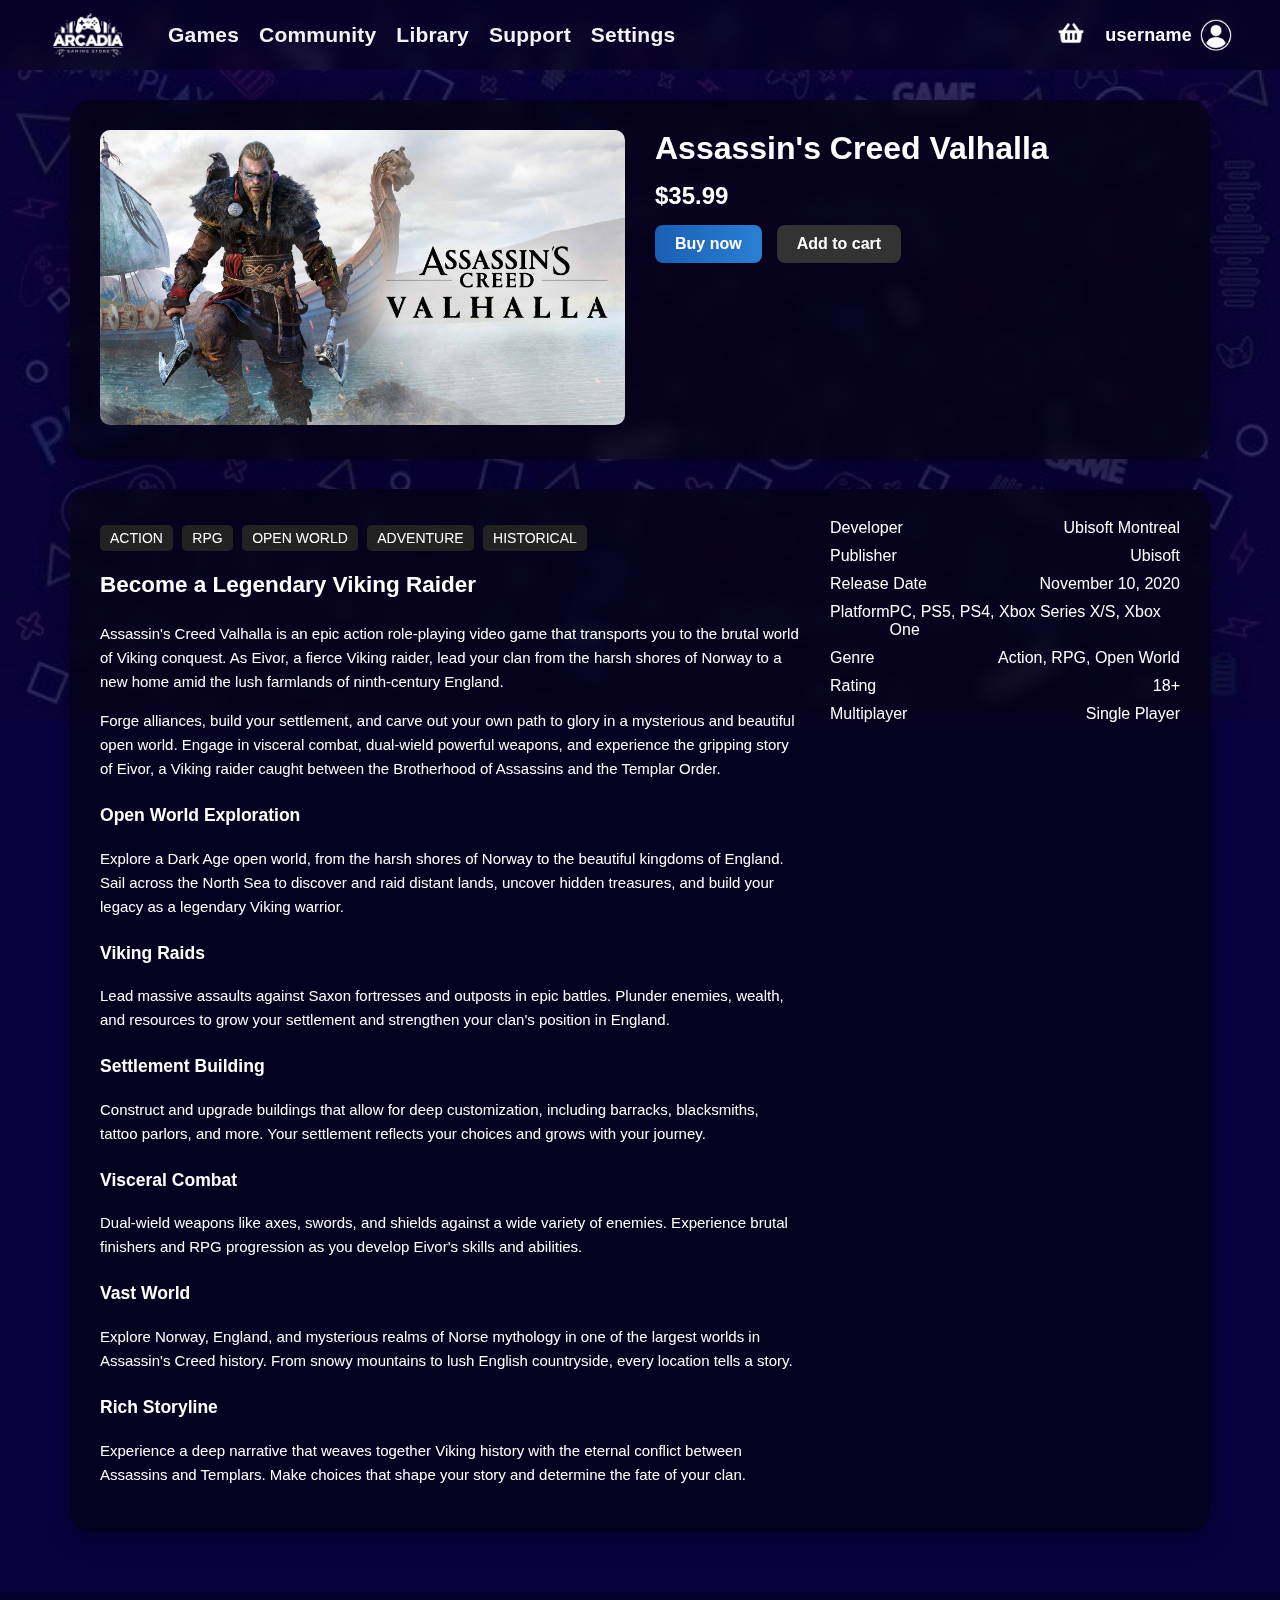
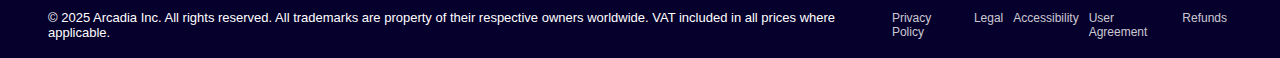
<file: web project/AC valhala/AC valhala.html>
<!DOCTYPE html>
<html lang="ar">
<head>
    <meta charset="UTF-8">
    <meta name="viewport" content="width=device-width, initial-scale=1.0">
    <title>Arcadia - Assassin's Creed Valhalla</title>
<link rel="stylesheet" href="style.css" />
</head>
<body>

    <div class="topbar">
        <div class="left">
            <div class="nav-text">
                <a href="../start page/start page.html">
                    <img src="../general material/white arcadia logo.png" alt="Arcadia" class="nav-logo">
                </a>
            </div>

            <a href="../browse games/browse games.html">Games</a>
            <a href="#">Community</a>
            <a href="../library/library.html">Library</a>
            <a href="#">Support</a>
            <a href="#">Settings</a>
        </div>

        <div class="right">
        <div class="basket">
            <a href="../basket/basket.html">
                <img src="../general material/basket logo.png" alt="Basket" class="icon">
            </a>
        </div>
            <div class="user">
                <span class="username">username</span>
                <img src="../general material/user profile logo.png" alt="User" class="icon">
            </div>
        </div>
    </div>

    <div class="content">
        <div class="game-header card">
            <div class="game-image">
                <img src="AC valhala material/AC valhala bannar.jpg" alt="Assassin's Creed Valhalla">
            </div>
            <div class="game-info">
                <h1 class="game-title">Assassin's Creed Valhalla</h1>
                <div class="price">$35.99</div>
                <div class="buttons">
                    <button class="buy-btn">Buy now</button>
                    <button class="add-btn">Add to cart</button>
                </div>
            </div>
        </div>

        <div class="details card">
            <div class="details-left">
                <div class="genres">
                    <span>ACTION</span>
                    <span>RPG</span>
                    <span>OPEN WORLD</span>
                    <span>ADVENTURE</span>
                    <span>HISTORICAL</span>
                </div>
                <div class="description">
                    <h2>Become a Legendary Viking Raider</h2>
                    <p>Assassin's Creed Valhalla is an epic action role-playing video game that transports you to the brutal world of Viking conquest. As Eivor, a fierce Viking raider, lead your clan from the harsh shores of Norway to a new home amid the lush farmlands of ninth-century England.</p>
                    
                    <p>Forge alliances, build your settlement, and carve out your own path to glory in a mysterious and beautiful open world. Engage in visceral combat, dual-wield powerful weapons, and experience the gripping story of Eivor, a Viking raider caught between the Brotherhood of Assassins and the Templar Order.</p>
                    
                    <h3>Open World Exploration</h3>
                    <p>Explore a Dark Age open world, from the harsh shores of Norway to the beautiful kingdoms of England. Sail across the North Sea to discover and raid distant lands, uncover hidden treasures, and build your legacy as a legendary Viking warrior.</p>

                    <h3>Viking Raids</h3>
                    <p>Lead massive assaults against Saxon fortresses and outposts in epic battles. Plunder enemies, wealth, and resources to grow your settlement and strengthen your clan's position in England.</p>

                    <h3>Settlement Building</h3>
                    <p>Construct and upgrade buildings that allow for deep customization, including barracks, blacksmiths, tattoo parlors, and more. Your settlement reflects your choices and grows with your journey.</p>

                    <h3>Visceral Combat</h3>
                    <p>Dual-wield weapons like axes, swords, and shields against a wide variety of enemies. Experience brutal finishers and RPG progression as you develop Eivor's skills and abilities.</p>

                    <h3>Vast World</h3>
                    <p>Explore Norway, England, and mysterious realms of Norse mythology in one of the largest worlds in Assassin's Creed history. From snowy mountains to lush English countryside, every location tells a story.</p>

                    <h3>Rich Storyline</h3>
                    <p>Experience a deep narrative that weaves together Viking history with the eternal conflict between Assassins and Templars. Make choices that shape your story and determine the fate of your clan.</p>
                </div>
            </div>

            <div class="details-right">
                <div><span>Developer</span><span>Ubisoft Montreal</span></div>
                <div><span>Publisher</span><span>Ubisoft</span></div>
                <div><span>Release Date</span><span>November 10, 2020</span></div>
                <div><span>Platform</span><span>PC, PS5, PS4, Xbox Series X/S, Xbox One</span></div>
                <div><span>Genre</span><span>Action, RPG, Open World</span></div>
                <div><span>Rating</span><span>18+</span></div>
                <div><span>Multiplayer</span><span>Single Player</span></div>
            </div>
        </div>
    </div>

    <footer>
        <div>© 2025 Arcadia Inc. All rights reserved. All trademarks are property of their respective owners worldwide. VAT included in all prices where applicable.</div>
        <div class="footer-links">
            <a href="#">Privacy Policy</a>
            <a href="#">Legal</a>
            <a href="#">Accessibility</a>
            <a href="#">User Agreement</a>
            <a href="#">Refunds</a>
        </div>
    </footer>

</body>
</html>
</file>
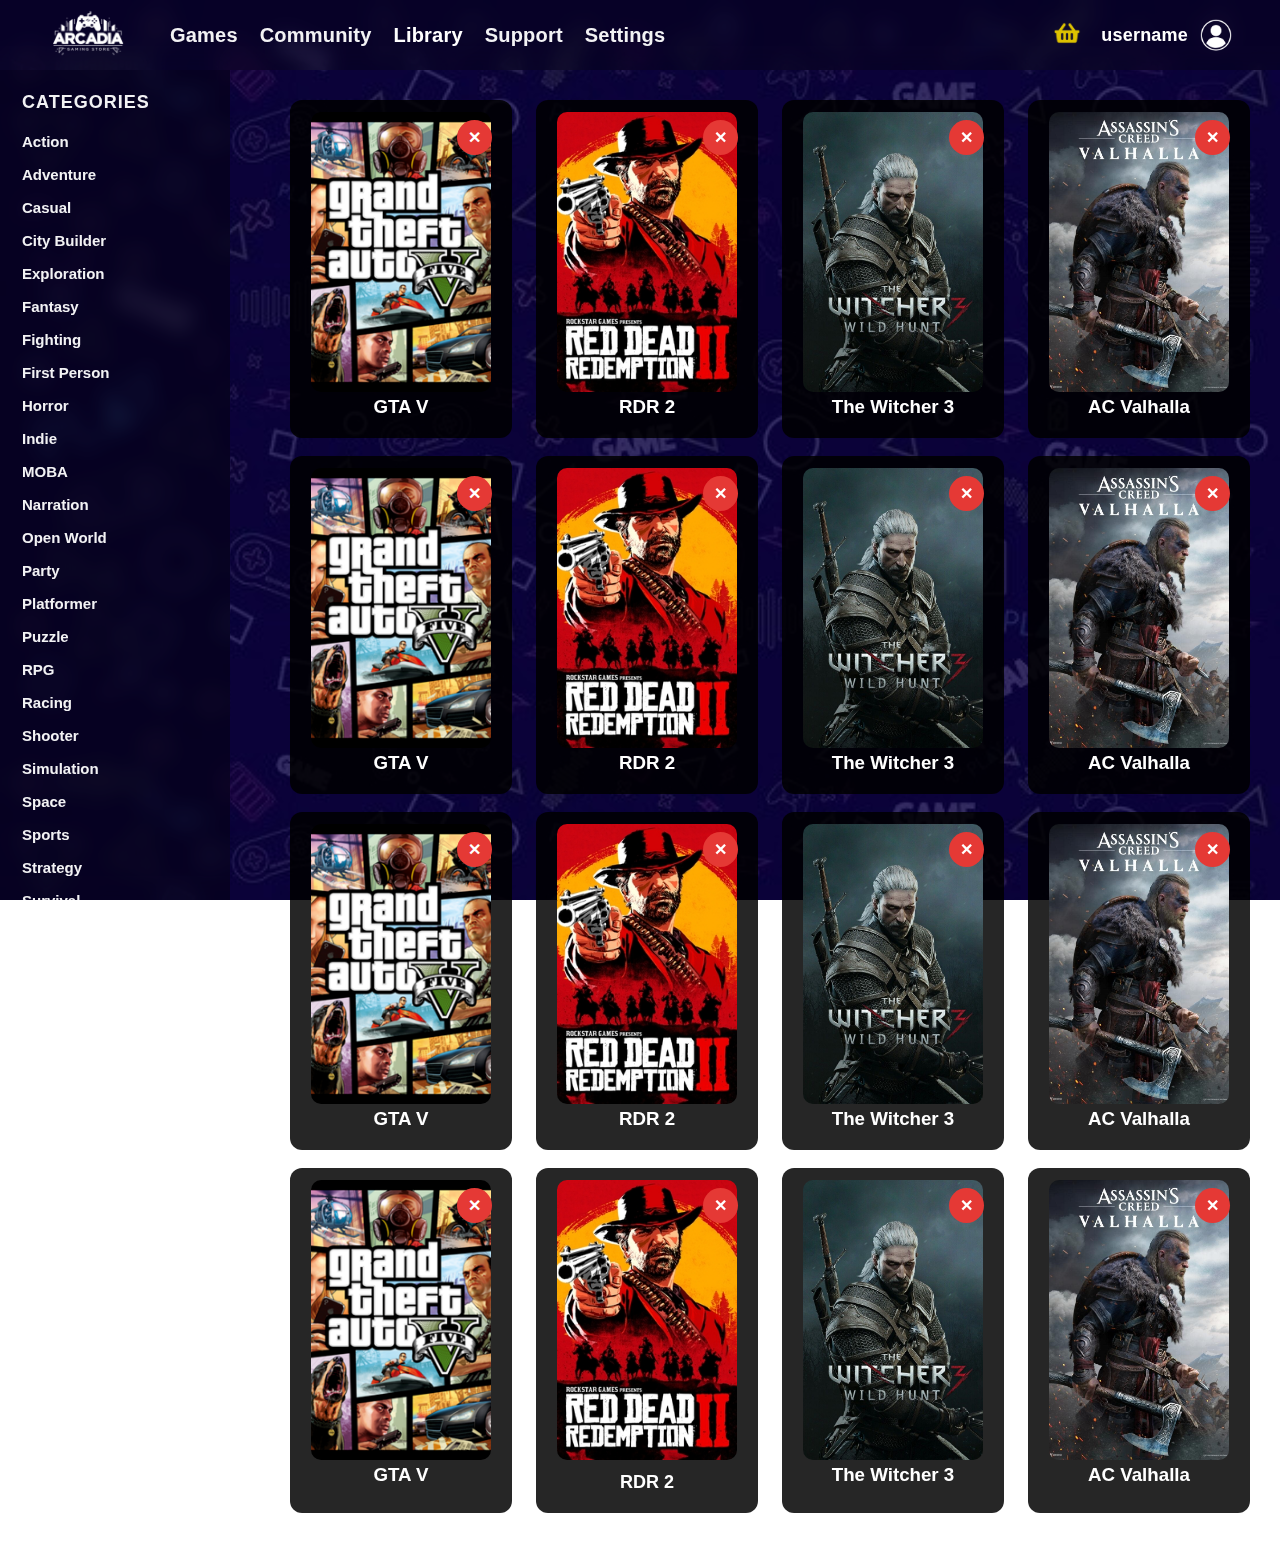
<file: web project/basket/basket.html>
<!DOCTYPE html>
    <html lang = "en">
        <head>
            <title>Arcadia-library</title>
            <meta charset= "UTF-8" >
            <meta name="description" content="Games page" >
            <meta name = "author" content="AmR Mahdy" >
            <meta name = "viewport" content="width=device-width, initial-scale=1.0" >
            <link rel="stylesheet" href="style.css">
        </head>
        <body>
            <header>
                <div class="left-side">
                    <div class="logo">
                            <a href="../start page/start page.html">
                            <img src="../general material/white arcadia logo.png" alt="Arcadia">
                            </a>
                    </div>
                    <nav class="links">
                        <a href="../browse games/browse games.html">Games</a>
                        <a href="#">Community</a>
                        <a href="../library/library.html" class="library-link">Library</a>
                        <a href="#">Support</a>
                        <a href="#">Settings</a>
                    </nav>
                </div>
                
                <div class="right">
                <div class="basket">
                    <a href="/basket/basket.html">
                        <img src="../general material/basket logo.png" alt="Basket" class="icon">
                    </a>
                </div>
                    <div class="user">
                        <span class="username">username</span>
                        <img src="..//general material/user profile logo.png" alt="User" class="icon">
                    </div>
                </div>
            </header>
                <div class="categories_side">
                    <h3>categories</h3>
                    <ul>
                            <li>Action</li>
                            <li>Adventure</li>
                            <li>Casual</li>
                            <li>City Builder</li>
                            <li>Exploration</li>
                            <li>Fantasy</li>
                            <li>Fighting</li>
                            <li>First Person</li>
                            <li>Horror</li>
                            <li>Indie</li>
                            <li>MOBA</li>
                            <li>Narration</li>
                            <li>Open World</li>
                            <li>Party</li>
                            <li>Platformer</li>
                            <li>Puzzle</li>
                            <li>RPG</li>
                            <li>Racing</li>
                            <li>Shooter</li>
                            <li>Simulation</li>
                            <li>Space</li>
                            <li>Sports</li>
                            <li>Strategy</li>
                            <li>Survival</li>
                        </ul>
                  </div> 

    <main class="main_content">
        <section class="games-section">
            <div class="games-grid">

                <div class="game">
                    <a href="../gta v/gta v.html"> <img src="basket material/GTA5.png" alt="GTA V">
                        <h3>GTA V</h3>
                        <p class="game-price"> </p>
                    </a> </div>

                <div class="game">
                    <a href="../rdr2/rdr2.html">
                        <img src="basket material/rdr2.jpg" alt="rdr2">
                        <h3>RDR 2</h3>
                        <p class="game-price"> </p>
                    </a>
                </div>

                <div class="game">
                    <a href="../the witcher3/the witcher3.html">
                        <img src="basket material/thewitcher3.jpg" alt="The witcher">
                        <h3>The Witcher 3</h3>
                        <p class="game-price"> </p>
                    </a>
                </div>

                <div class="game">
                    <a href="../AC valhala/AC valhala.html">
                        <img src="basket material/AC valhala.jpg" alt="ac">
                        <h3>AC Valhalla</h3>
                        <p class="game-price"> </p>
                    </a>
                </div>

            </div>
            <br>
        </section>
        <section class="games-section">
            <div class="games-grid">

                <div class="game">
                    <a href="../gta v/gta v.html"> <img src="basket material/GTA5.png" alt="GTA V">

                        <h3>GTA V</h3>
                        <p class="game-price"></p>
                    </a>
                </div>

                <div class="game">
                    <a href="../rdr2/rdr2.html">
                        <img src="basket material/rdr2.jpg" alt="rdr2">
                        <h3>RDR 2</h3>
                        <p class="game-price"></p>
                    </a>
                </div>

                <div class="game">
                    <a href="../the witcher3/the witcher3.html">
                        <img src="basket material/thewitcher3.jpg" alt="The witcher">
                        <h3>The Witcher 3</h3>
                        <p class="game-price"> </p>
                    </a>
                </div>

                <div class="game">
                    <a href="../AC valhala/AC valhala.html">
                        <img src="basket material/AC valhala.jpg" alt="ac">
                        <h3>AC Valhalla</h3>
                        <p class="game-price"></p>
                    </a>
                </div>

            </div>
            <br>
        </section>
        <section class="games-section">
            <div class="games-grid">

                <div class="game">
                    <a href="../gta v/gta v.html"> <img src="basket material/GTA5.png" alt="GTA V">

                        <h3>GTA V</h3>
                        <p></p>
                    </a>
                </div>

                <div class="game">
                    <a href="../rdr2/rdr2.html">
                        <img src="basket material/rdr2.jpg" alt="rdr2">
                        <h3>RDR 2</h3>
                        <p class="game-price"> </p>
                    </a>
                </div>

                <div class="game">
                    <a href="../the witcher3/the witcher3.html">
                        <img src="basket material/thewitcher3.jpg" alt="The witcher">
                        <h3>The Witcher 3</h3>
                        <p class="game-price"> </p>
                    </a>
                </div>

                <div class="game">
                    <a href="../AC valhala/AC valhala.html">
                        <img src="basket material/AC valhala.jpg" alt="ac">
                        <h3>AC Valhalla</h3>
                        <p class="game-price"> </p>
                    </a>
                </div>

            </div>
            <br>
        </section>
        <section class="games-section">
            <div class="games-grid">

                <div class="game">
                    <a href="../gta v/gta v.html"> <img src="basket material/GTA5.png" alt="GTA V">

                        <h3>GTA V</h3>
                        <p class="game-price"> </p>
                    </a>
                </div>

                <div class="game">
                    <a href="../rdr2/rdr2.html">
                        <img src="basket material/rdr2.jpg" alt="rdr2">
                        <h3 class="game-title">RDR 2</h3>
                        <p class="game-price"> </p>
                    </a>
                </div>

                <div class="game">
                    <a href="../the witcher3/the witcher3.html">
                        <img src="basket material/thewitcher3.jpg" alt="The witcher">
                        <h3>The Witcher 3</h3>
                        <p class="game-price"> </p>
                    </a>
                </div>

                <div class="game">
                    <a href="../AC valhala/AC valhala.html">
                        <img src="basket material/AC valhala.jpg" alt="ac">
                        <h3>AC Valhalla</h3>
                        <p class="game-price"> </p>
                    </a>
                </div>

            </div>
        </section>

    </main>

</body>
</html>

</body>
</html>
</file>
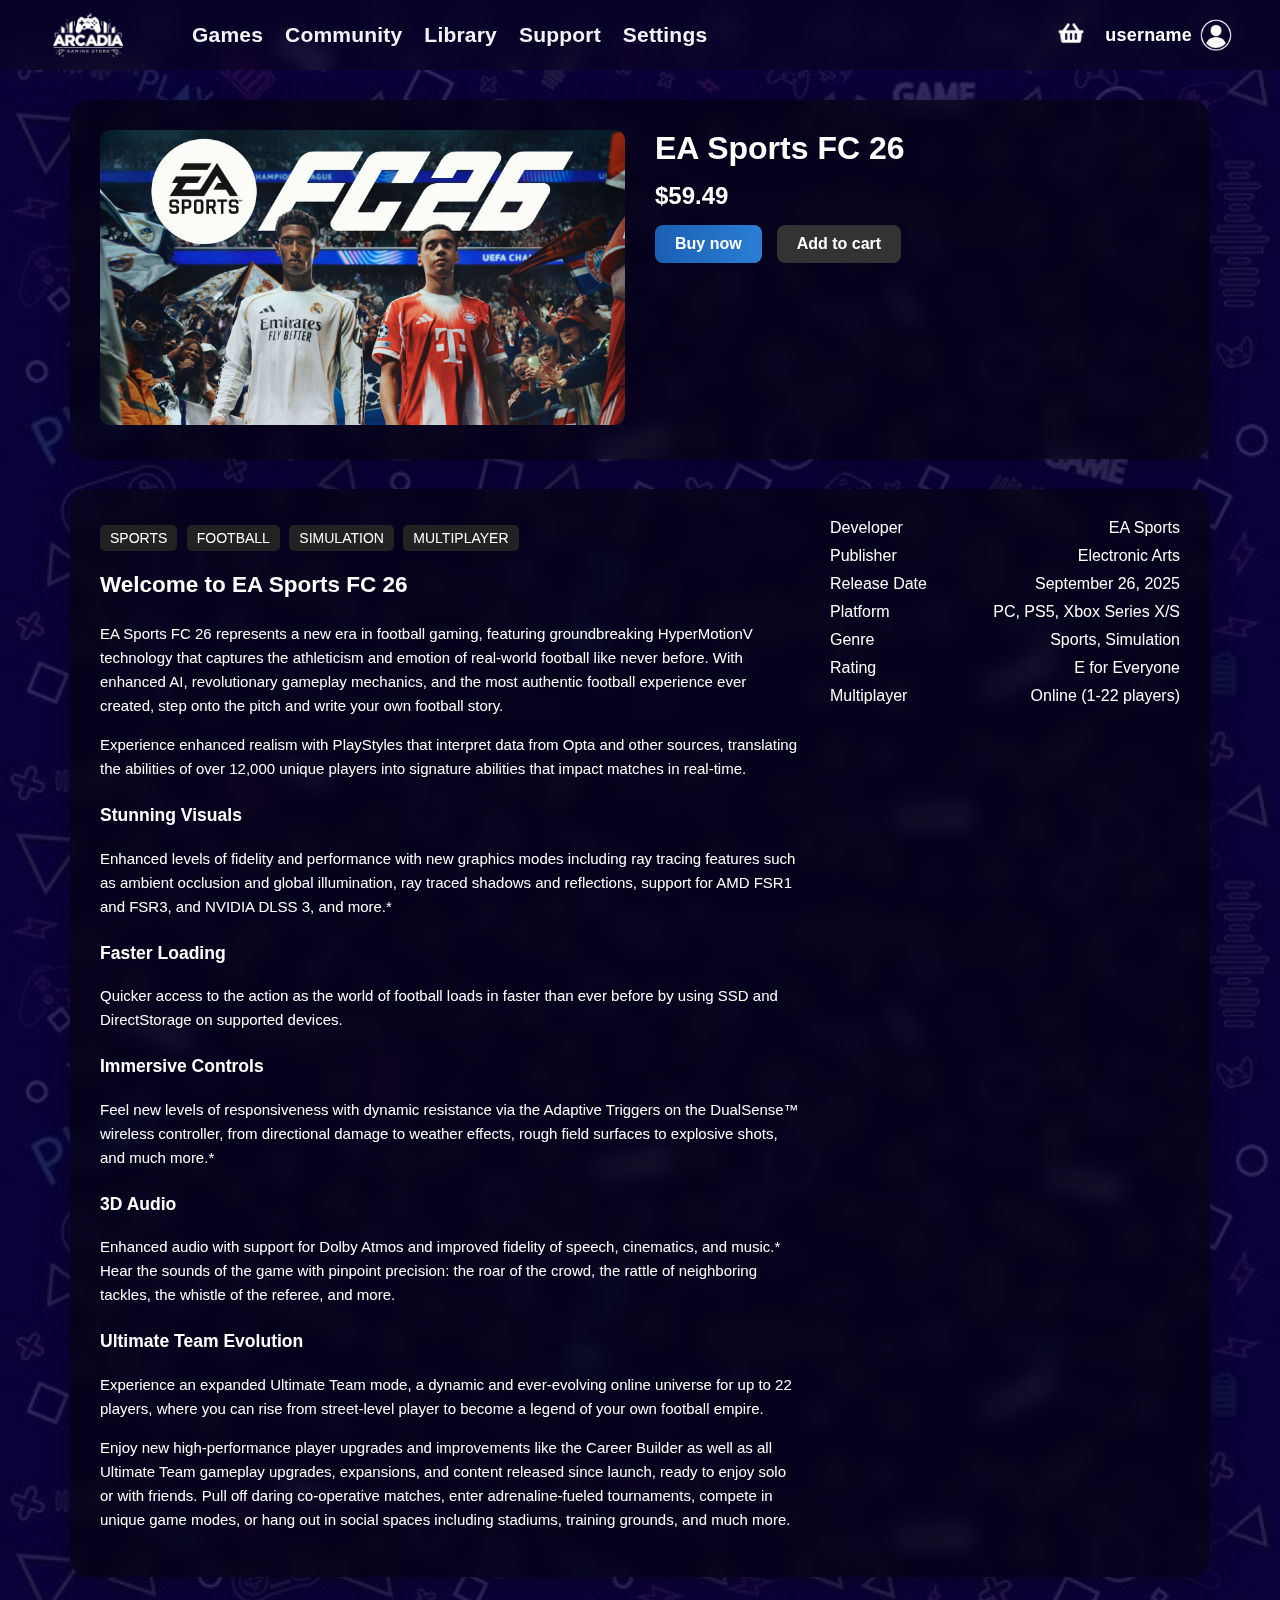
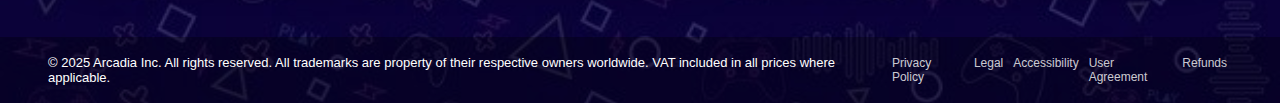
<file: web project/fc 26/fc 26.html>
<!DOCTYPE html>
<html lang="ar">
<head>
    <meta charset="UTF-8">
    <meta name="viewport" content="width=device-width, initial-scale=1.0">
    <title>Arcadia - EA Sports FC 26</title>
<link rel="stylesheet" href="style.css" />
</head>
<body>

    <div class="topbar">
        <div class="left">
            <div class="nav-text">
                <a href="../start page/start page.html">
                <img src="../general material/white arcadia logo.png" alt="Arcadia" class="nav-logo">
            </div>
            <a href="../browse games/browse games.html">Games</a>
            <a href="#">Community</a>
            <a href="../library/library.html">Library</a>
            <a href="#">Support</a>
            <a href="#">Settings</a>
        </div>

        <div class="right">
        <div class="basket">
            <a href="../basket/basket.html">
                <img src="../general material/basket logo.png" alt="Basket" class="icon">
            </a>
        </div>
            <div class="user">
                <span class="username">username</span>
                <img src="../general material/user profile logo.png" alt="User" class="icon">
            </div>
        </div>
    </div>

    <div class="content">
        <div class="game-header card">
            <div class="game-image">
                <img src="FC26 material/FC26.jpg" alt="EA Sports FC 26">
            </div>
            <div class="game-info">
                <h1 class="game-title">EA Sports FC 26</h1>
                <div class="price">$59.49</div>
                <div class="buttons">
                    <button class="buy-btn">Buy now</button>
                    <button class="add-btn">Add to cart</button>
                </div>
            </div>
        </div>

        <div class="details card">
            <div class="details-left">
                <div class="genres">
                    <span>SPORTS</span>
                    <span>FOOTBALL</span>
                    <span>SIMULATION</span>
                    <span>MULTIPLAYER</span>
                </div>
                <div class="description">
                    <h2>Welcome to EA Sports FC 26</h2>
                    <p>EA Sports FC 26 represents a new era in football gaming, featuring groundbreaking HyperMotionV technology that captures the athleticism and emotion of real-world football like never before. With enhanced AI, revolutionary gameplay mechanics, and the most authentic football experience ever created, step onto the pitch and write your own football story.</p>
                    
                    <p>Experience enhanced realism with PlayStyles that interpret data from Opta and other sources, translating the abilities of over 12,000 unique players into signature abilities that impact matches in real-time.</p>
                    
                    <h3>Stunning Visuals</h3>
                    <p>Enhanced levels of fidelity and performance with new graphics modes including ray tracing features such as ambient occlusion and global illumination, ray traced shadows and reflections, support for AMD FSR1 and FSR3, and NVIDIA DLSS 3, and more.*</p>

                    <h3>Faster Loading</h3>
                    <p>Quicker access to the action as the world of football loads in faster than ever before by using SSD and DirectStorage on supported devices.</p>

                    <h3>Immersive Controls</h3>
                    <p>Feel new levels of responsiveness with dynamic resistance via the Adaptive Triggers on the DualSense™ wireless controller, from directional damage to weather effects, rough field surfaces to explosive shots, and much more.*</p>

                    <h3>3D Audio</h3>
                    <p>Enhanced audio with support for Dolby Atmos and improved fidelity of speech, cinematics, and music.* Hear the sounds of the game with pinpoint precision: the roar of the crowd, the rattle of neighboring tackles, the whistle of the referee, and more.</p>

                    <h3>Ultimate Team Evolution</h3>
                    <p>Experience an expanded Ultimate Team mode, a dynamic and ever-evolving online universe for up to 22 players, where you can rise from street-level player to become a legend of your own football empire.</p>
                    <p>Enjoy new high-performance player upgrades and improvements like the Career Builder as well as all Ultimate Team gameplay upgrades, expansions, and content released since launch, ready to enjoy solo or with friends. Pull off daring co-operative matches, enter adrenaline-fueled tournaments, compete in unique game modes, or hang out in social spaces including stadiums, training grounds, and much more.</p>
                </div>
            </div>

            <div class="details-right">
                <div><span>Developer</span><span>EA Sports</span></div>
                <div><span>Publisher</span><span>Electronic Arts</span></div>
                <div><span>Release Date</span><span>September 26, 2025</span></div>
                <div><span>Platform</span><span>PC, PS5, Xbox Series X/S</span></div>
                <div><span>Genre</span><span>Sports, Simulation</span></div>
                <div><span>Rating</span><span>E for Everyone</span></div>
                <div><span>Multiplayer</span><span>Online (1-22 players)</span></div>
            </div>
        </div>
    </div>

    <footer>
        <div>© 2025 Arcadia Inc. All rights reserved. All trademarks are property of their respective owners worldwide. VAT included in all prices where applicable.</div>
        <div class="footer-links">
            <a href="#">Privacy Policy</a>
            <a href="#">Legal</a>
            <a href="#">Accessibility</a>
            <a href="#">User Agreement</a>
            <a href="#">Refunds</a>
        </div>
    </footer>

</body>
</html>
</file>
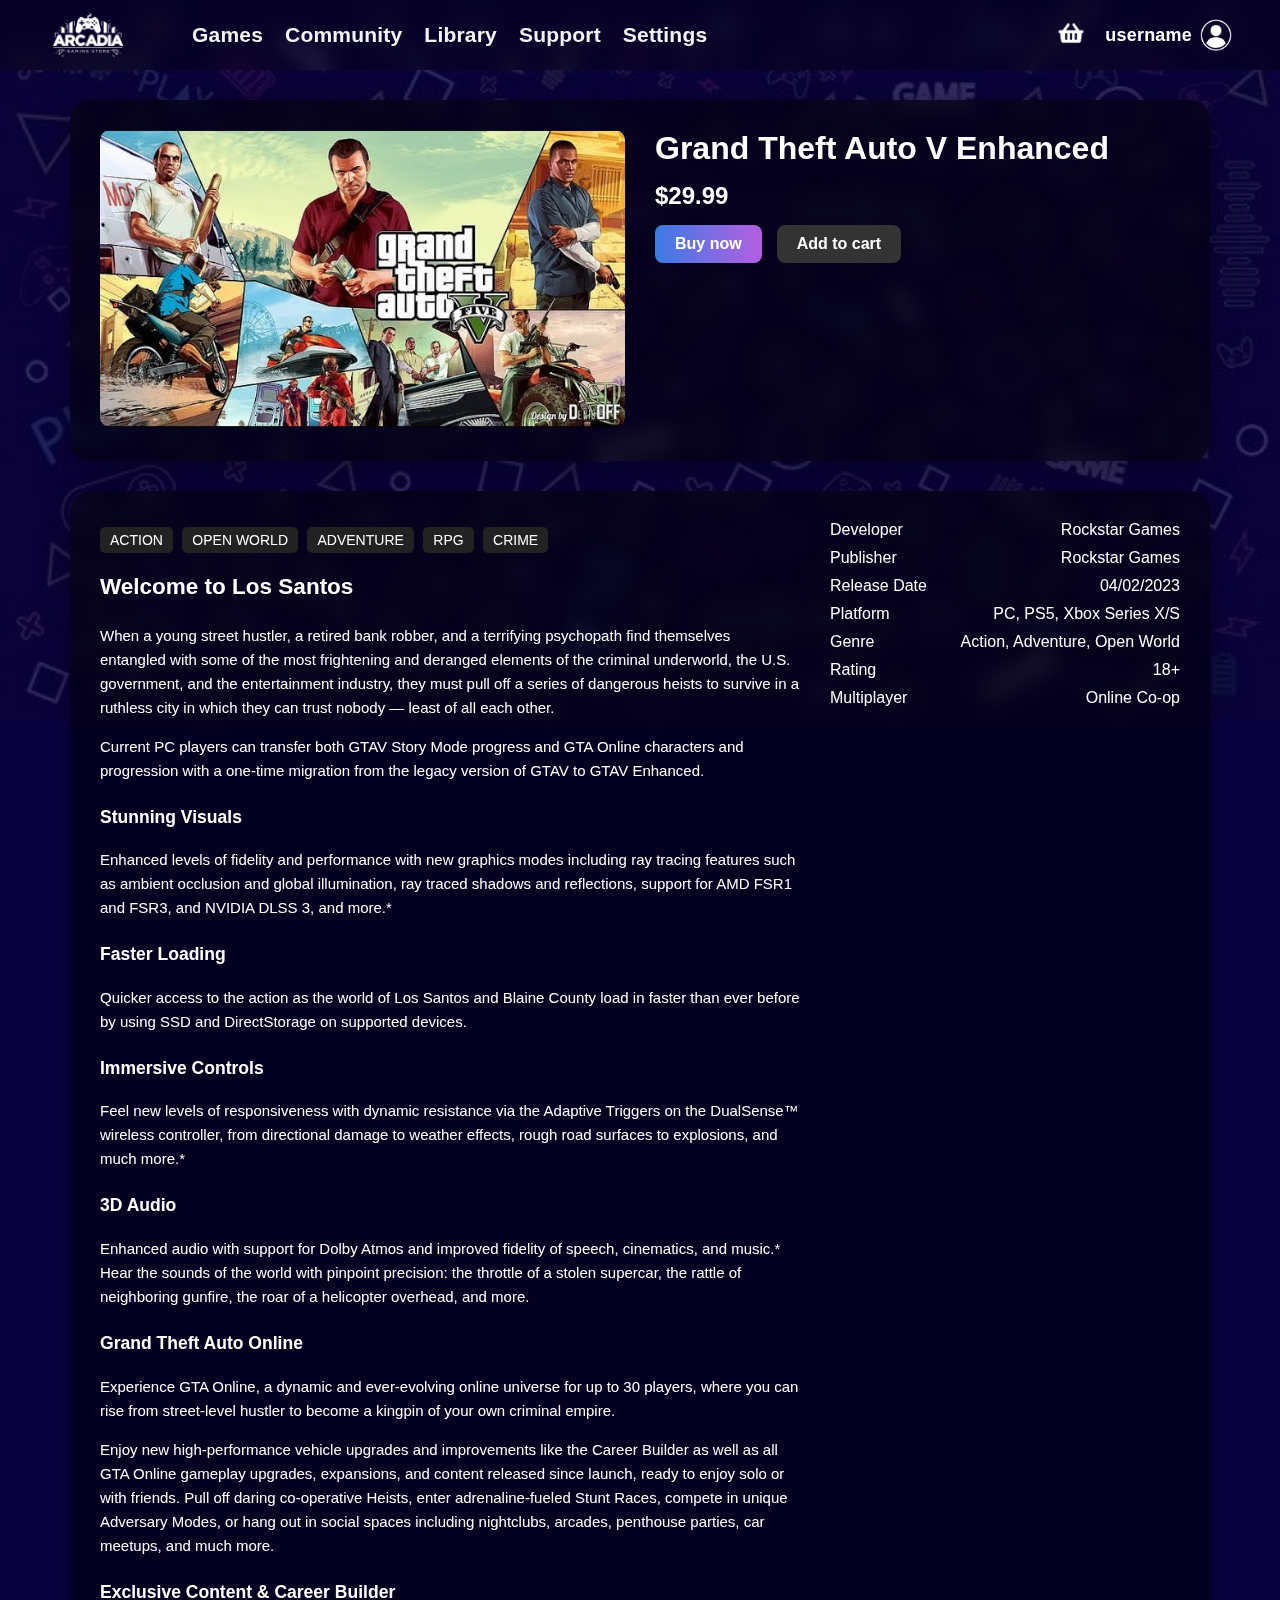
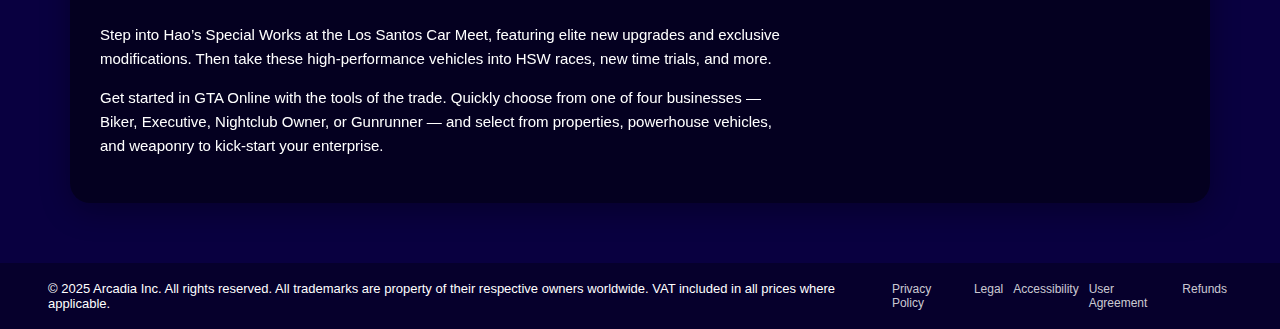
<file: web project/gta v/gta v.html>
<!DOCTYPE html>
<html lang="en">
<head>
<meta charset="UTF-8">
<meta name="viewport" content="width=device-width, initial-scale=1.0">
<title>Grand Theft Auto V Enhanced</title>
<link rel="stylesheet" href="style.css">

</head>
<body>

<div class="topbar">
        <div class="left">
            <div class="nav-text">
                <a href="../start page/start page.html">
                <img src="../general material/white arcadia logo.png" alt="Arcadia" class="nav-logo">
            </div>
            <a href="../browse games/browse games.html">Games</a>
            <a href="#">Community</a>
            <a href="../library/library.html">Library</a>
            <a href="#">Support</a>
            <a href="#">Settings</a>
        </div>

        <div class="right">
        <div class="basket">
            <a href="../basket/basket.html">
                <img src="../general material/basket logo.png" alt="Basket" class="icon">
            </a>
        </div>
            <div class="user">
                <span class="username">username</span>
                <img src="../general material/user profile logo.png" alt="User" class="icon">
            </div>
        </div>
    </div>
  <div class="content">
    <div class="game-header card">
      <div class="game-image">
        <img src="GTA5 material/GTA5.jpg" alt="Grand Theft Auto V Enhanced">
      </div>
      <div class="game-info">
        <h1 class="game-title">Grand Theft Auto V Enhanced</h1>
        <div class="price">$29.99</div>
        <div class="buttons">
          <button class="buy-btn">Buy now</button>
          <button class="add-btn">Add to cart</button>
        </div>
      </div>
    </div>

    <div class="details card">
      <div class="details-left">
        <div class="genres">
          <span>ACTION</span>
          <span>OPEN WORLD</span>
          <span>ADVENTURE</span>
          <span>RPG</span>
          <span>CRIME</span>
        </div>
        <div class="description">
          <h2>Welcome to Los Santos</h2>
          <p>When a young street hustler, a retired bank robber, and a terrifying psychopath find themselves entangled with some of the most frightening and deranged elements of the criminal underworld, the U.S. government, and the entertainment industry, they must pull off a series of dangerous heists to survive in a ruthless city in which they can trust nobody — least of all each other.</p>
          <p>Current PC players can transfer both GTAV Story Mode progress and GTA Online characters and progression with a one-time migration from the legacy version of GTAV to GTAV Enhanced.</p>
          
          <h3>Stunning Visuals</h3>
          <p>Enhanced levels of fidelity and performance with new graphics modes including ray tracing features such as ambient occlusion and global illumination, ray traced shadows and reflections, support for AMD FSR1 and FSR3, and NVIDIA DLSS 3, and more.*</p>

          <h3>Faster Loading</h3>
          <p>Quicker access to the action as the world of Los Santos and Blaine County load in faster than ever before by using SSD and DirectStorage on supported devices.</p>

          <h3>Immersive Controls</h3>
          <p>Feel new levels of responsiveness with dynamic resistance via the Adaptive Triggers on the DualSense™ wireless controller, from directional damage to weather effects, rough road surfaces to explosions, and much more.*</p>

          <h3>3D Audio</h3>
          <p>Enhanced audio with support for Dolby Atmos and improved fidelity of speech, cinematics, and music.* Hear the sounds of the world with pinpoint precision: the throttle of a stolen supercar, the rattle of neighboring gunfire, the roar of a helicopter overhead, and more.</p>

          <h3>Grand Theft Auto Online</h3>
          <p>Experience GTA Online, a dynamic and ever-evolving online universe for up to 30 players, where you can rise from street-level hustler to become a kingpin of your own criminal empire.</p>
          <p>Enjoy new high-performance vehicle upgrades and improvements like the Career Builder as well as all GTA Online gameplay upgrades, expansions, and content released since launch, ready to enjoy solo or with friends. Pull off daring co-operative Heists, enter adrenaline-fueled Stunt Races, compete in unique Adversary Modes, or hang out in social spaces including nightclubs, arcades, penthouse parties, car meetups, and much more.</p>

          <h3>Exclusive Content & Career Builder</h3>
          <p>Step into Hao’s Special Works at the Los Santos Car Meet, featuring elite new upgrades and exclusive modifications. Then take these high-performance vehicles into HSW races, new time trials, and more.</p>
          <p>Get started in GTA Online with the tools of the trade. Quickly choose from one of four businesses — Biker, Executive, Nightclub Owner, or Gunrunner — and select from properties, powerhouse vehicles, and weaponry to kick-start your enterprise.</p>
        </div>
      </div>

      <div class="details-right">
        <div><span>Developer</span><span>Rockstar Games</span></div>
        <div><span>Publisher</span><span>Rockstar Games</span></div>
        <div><span>Release Date</span><span>04/02/2023</span></div>
        <div><span>Platform</span><span>PC, PS5, Xbox Series X/S</span></div>
        <div><span>Genre</span><span>Action, Adventure, Open World</span></div>
        <div><span>Rating</span><span>18+</span></div>
        <div><span>Multiplayer</span><span>Online Co-op</span></div>
      </div>
    </div>
  </div>
  <footer>
    <div>© 2025 Arcadia Inc. All rights reserved. All trademarks are property of their respective owners worldwide. VAT included in all prices where applicable.</div>
    <div class="footer-links">
      <a href="#">Privacy Policy</a>
      <a href="#">Legal</a>
      <a href="#">Accessibility</a>
      <a href="#">User Agreement</a>
      <a href="#">Refunds</a>
    </div>
  </footer>

</body>
</html>
</file>
<file: web project - last draft (مش اوي يعني)/AC valhala/style.css>
:root{
            --accent1: #1a5fb4;
            --accent2: #2a7fd4;
            --text: #fff;
            --bg-purple: #090040;
        }

        * { box-sizing: border-box; }

        html, body {
            margin:0;
            padding:0;
            font-family: Segoe UI, Helvetica, Arial, sans-serif;
            color: var(--text);
            display: flex;
            flex-direction: column;
            min-height: 100vh;
            background-color: var(--bg-purple);
            background-image: url('../general\ material/background design purple.jpg');
            background-repeat: no-repeat;
            background-attachment: fixed;
            background-position: top center;
            background-size: 100% auto;
        }

        .topbar {
            display: flex;
            align-items: center;
            justify-content: space-between;
            padding: 15px 48px;
            color: #fff;
            font-weight: 600;
            letter-spacing: 0.2px;
            background: rgba(0,0,0,0.3);
            backdrop-filter: blur(10px);
            position: sticky;
            top: 0;
            z-index: 1000;
            height: 70px;
            
        }

        .topbar .left, .topbar .right{
            display:flex;
            gap:22px;
            align-items:center;
            
        }

        .topbar a{
            color:rgba(255,255,255,0.95);
            text-decoration:none;
            transition: opacity 0.3s;
        }

        .topbar a:hover{opacity:0.8}

        .nav-logo {
            height: 120px;
            width: auto;
            vertical-align: middle;
            filter: brightness(0) invert(1);
            transition: height 0.3s ease;
        }

        .topbar .left {
            display: flex;
            align-items: center;
            gap: 20px;
            transform: translateX(-20px);
        }

        .topbar .left a, .nav-text {
            font-size: 21px;
            font-weight: 700;
            transition: all 0.3s ease;
        }

        .topbar .left a:hover {
            transform: scale(1.05);
        }

        .nav-text {
            display: inline-flex;
            align-items: center;
            gap: 8px;
            font-weight: 700;
            color: #fff;
            font-size: 20px;
        }

        .topbar .right {
            display: flex;
            align-items: center;
            gap: 20px;
        }

        .topbar .right .basket,
        .topbar .right .user {
            display: flex;
            align-items: center;
            gap: 8px;
            cursor: pointer;
        }

        .topbar .right .basket .icon {
            width: 28px;
            height: 28px;
            filter: brightness(0) invert(1);
            transition: transform 0.3s;
        }

        .topbar .right .basket:hover .icon {
            transform: scale(1.1);
        }

        .topbar .right .user .icon {
            width: 32px;
            height: 32px;
            border-radius: 6px;
            object-fit: cover;
            filter: brightness(0) invert(1);
            transition: transform 0.3s;
        }

        .topbar .right .user:hover .icon {
            transform: scale(1.1);
        }

        .topbar .right .username {
            font-size: 18px;
            font-weight: 600;
            color: #fff;
        }

        .card {
            width: 100%;
            max-width: 1200px;
            background: rgba(0,0,0,0.5);
            border-radius: 20px;
            padding: 30px;
            margin-bottom: 30px;
            box-shadow: 0 8px 30px rgba(0,0,0,0.3);
            backdrop-filter: blur(10px);
        }

        .content {
            display: flex;
            flex-direction: column;
            align-items: center;
            padding: 30px;
            max-width: 1200px;
            margin: 0 auto;
        }

        .game-header {
            display: flex;
            flex-wrap: wrap;
            gap: 30px;
            width: 100%;
        }

        .game-image {
            flex: 1;
            min-width: 300px;
        }

        .game-image img {
            width: 100%;
            border-radius: 10px;
        }

        .game-info {
            flex: 1;
            min-width: 300px;
            display: flex;
            flex-direction: column;
            gap: 15px;
        }

        .game-title {
            font-size: 32px;
            font-weight: 700;
            margin: 0;
        }

        .price {
            font-size: 24px;
            font-weight: 700;
            color: #fff;
        }

        .buttons {
            display: flex;
            gap: 15px;
        }

        .buttons button {
            padding: 10px 20px;
            border: none;
            border-radius: 8px;
            cursor: pointer;
            font-weight: 600;
            font-size: 16px;
            transition: all 0.3s;
        }

        .buy-btn {
            background: linear-gradient(90deg, var(--accent1), var(--accent2));
            color: #fff;
        }

        .buy-btn:hover {
            transform: scale(1.05);
        }

        .buy-btn.owned {
            background: #27ae60; 
            cursor: pointer;
        }


        .add-btn {
            background: #333;
            color: #fff;
        }

        .add-btn:hover {
            transform: scale(1.05);
        }

        .details {
            display: flex;
            flex-wrap: wrap;
            gap: 30px;
            width: 100%;
        }

        .details-left {
            flex: 2;
            min-width: 300px;
        }

        .details-right {
            flex: 1;
            min-width: 250px;
            display: flex;
            flex-direction: column;
            gap: 10px;
        }

        .details-right div {
            display: flex;
            justify-content: space-between;
            font-size: 16px;
        }

        .genres {
            margin-top: 10px;
        }

        .genres span {
            background: #222;
            padding: 5px 10px;
            border-radius: 5px;
            margin-right: 5px;
            font-size: 14px;
        }

        .description {
            margin-top: 15px;
            line-height: 1.6;
            font-size: 15px;
            color: #fff;
        }

        .description h2,
        .description h3 {
            margin-top: 20px;
            color: #fff;
        }

        footer{
            padding: 18px 48px;
            color: #fff;
            background: rgba(0,0,0,0.3);
            font-size: 13px;
            position: relative;
            z-index: 100;

            display: flex;
            justify-content: center;
            align-items: center;
            gap: 0;
        }

        .footer-links {
            margin: 0;
            display: flex;
            gap: 0;
        }

        .footer-links a {
            color: rgba(255,255,255,0.8);
            text-decoration: none;
            font-size: 12px;
            padding: 0 5px;
            transition: color 0.3s;
        }

        .footer-links a:hover {
            color: white;
            text-decoration: underline;
        }

        @media (max-width:1024px) {
            .game-header { flex-direction: column; }
            .details { flex-direction: column; }
        }

        @media (max-width:768px) {
            .topbar {
                padding: 12px 20px;
                flex-direction: column;
                gap: 12px;
                height: auto;
                min-height: 80px;
            }
            .topbar .left, .topbar .right {
                gap: 18px;
                flex-wrap: wrap;
                justify-content: center;
            }
            .nav-logo { height: 80px; }
        }

        @media (max-width:480px) {
            .nav-logo { height: 60px; }
            .topbar a { font-size: 16px; }
        }

.auth-btn { padding: 8px 20px; border-radius: 25px; font-weight: 600; text-decoration: none; transition: 0.3s; font-size: 16px; display: inline-block; margin-left: 10px; }
.btn-login-nav { color: #3b7be6; background: rgba(255,255,255,0.1); border: 1px solid rgba(59, 123, 230, 0.5); }
.btn-signup-nav { color: #fff; background: linear-gradient(90deg, #3b7be6, #b55fe0); box-shadow: 0 4px 15px rgba(59, 123, 230, 0.3); }
.auth-btn:hover { transform: translateY(-2px); opacity: 0.9; }
.buy-btn.owned { background-color: #2c3e50 !important; color: #fff !important; cursor: default; }
.user { display: flex; align-items: center; gap: 10px; }


.auth-btn { padding: 8px 18px; border-radius: 20px; font-weight: bold; text-decoration: none; display: inline-block; margin-left: 10px; transition: 0.3s; }
.btn-login-nav { color: #3b7be6; background: rgba(255,255,255,0.1); border: 1px solid #3b7be6; }
.btn-signup-nav { color: #fff; background: #3b7be6; }
.buy-btn.owned { background-color: #2c3e50 !important; color: #fff !important; cursor: default; }
.user { display: flex; align-items: center; gap: 10px; }
</file>
<file: web project - last draft (مش اوي يعني)/fc 26/style.css>
:root{
            --accent1: #1a5fb4;
            --accent2: #2a7fd4;
            --text: #fff;
            --bg-purple: #090040;
        }

        * { box-sizing: border-box; }

        html, body {
            margin:0;
            padding:0;
            font-family: Segoe UI, Helvetica, Arial, sans-serif;
            color: var(--text);
            display: flex;
            flex-direction: column;
            min-height: 100vh;
            background-color: var(--bg-purple);
            background-image: url('../general\ material/background design purple.jpg');
            background-repeat: repeat-y;
            background-position: top center;
            background-size: 100% auto;
        }

        .topbar {
            display: flex;
            align-items: center;
            justify-content: space-between;
            padding: 15px 48px;
            color: #fff;
            font-weight: 600;
            letter-spacing: 0.2px;
            background: rgba(0,0,0,0.3);
            backdrop-filter: blur(10px);
            position: sticky;
            top: 0;
            z-index: 1000;
            height: 70px;
        }

        .topbar .left, .topbar .right{
            display:flex;
            gap:22px;
            align-items:center;
        }

        .topbar a{
            color:rgba(255,255,255,0.95);
            text-decoration:none;
            transition: opacity 0.3s;
        }

        .topbar a:hover{opacity:0.8}

        .nav-logo {
            height: 120px;
            width: auto;
            vertical-align: middle;
            filter: brightness(0) invert(1);
            transition: height 0.3s ease;
        }

        .topbar .left {
            display: flex;
            align-items: center;
            gap: 22px;
            transform: translateX(-20px);
        }

        .topbar .left a, .nav-text {
            font-size: 21px;
            font-weight: 700;
            transition: all 0.3s ease;
        }

        .topbar .left a:hover {
            transform: scale(1.05);
        }

        .nav-text {
            display: inline-flex;
            align-items: center;
            gap: 8px;
            font-weight: 700;
            color: #fff;
            font-size: 20px;
        }

        .topbar .right {
            display: flex;
            align-items: center;
            gap: 20px;
        }

        .topbar .right .basket,
        .topbar .right .user {
            display: flex;
            align-items: center;
            gap: 8px;
            cursor: pointer;
        }

        .topbar .right .basket .icon {
            width: 28px;
            height: 28px;
            filter: brightness(0) invert(1);
            transition: transform 0.3s;
        }

        .topbar .right .basket:hover .icon {
            transform: scale(1.1);
        }

        .topbar .right .user .icon {
            width: 32px;
            height: 32px;
            border-radius: 6px;
            object-fit: cover;
            filter: brightness(0) invert(1);
            transition: transform 0.3s;
        }

        .topbar .right .user:hover .icon {
            transform: scale(1.1);
        }

        .topbar .right .username {
            font-size: 18px;
            font-weight: 600;
            color: #fff;
        }

        .card {
            width: 100%;
            max-width: 1200px;
            background: rgba(0,0,0,0.5);
            border-radius: 20px;
            padding: 30px;
            margin-bottom: 30px;
            box-shadow: 0 8px 30px rgba(0,0,0,0.3);
            backdrop-filter: blur(10px);
        }

        .content {
            display: flex;
            flex-direction: column;
            align-items: center;
            padding: 30px;
            max-width: 1200px;
            margin: 0 auto;
        }

        .game-header {
            display: flex;
            flex-wrap: wrap;
            gap: 30px;
            width: 100%;
        }

        .game-image {
            flex: 1;
            min-width: 300px;
        }

        .game-image img {
            width: 100%;
            border-radius: 10px;
        }

        .game-info {
            flex: 1;
            min-width: 300px;
            display: flex;
            flex-direction: column;
            gap: 15px;
        }

        .game-title {
            font-size: 32px;
            font-weight: 700;
            margin: 0;
        }

        .price {
            font-size: 24px;
            font-weight: 700;
            color: #fff;
        }

        .buttons {
            display: flex;
            gap: 15px;
        }

        .buttons button {
            padding: 10px 20px;
            border: none;
            border-radius: 8px;
            cursor: pointer;
            font-weight: 600;
            font-size: 16px;
            transition: all 0.3s;
        }

        .buy-btn {
            background: linear-gradient(90deg, var(--accent1), var(--accent2));
            color: #fff;
        }

        .buy-btn:hover {
            transform: scale(1.05);
        }

        .add-btn {
            background: #333;
            color: #fff;
        }

        .add-btn:hover {
            transform: scale(1.05);
        }

        .details {
            display: flex;
            flex-wrap: wrap;
            gap: 30px;
            width: 100%;
        }

        .details-left {
            flex: 2;
            min-width: 300px;
        }

        .details-right {
            flex: 1;
            min-width: 250px;
            display: flex;
            flex-direction: column;
            gap: 10px;
        }

        .details-right div {
            display: flex;
            justify-content: space-between;
            font-size: 16px;
        }

        .genres {
            margin-top: 10px;
        }

        .genres span {
            background: #222;
            padding: 5px 10px;
            border-radius: 5px;
            margin-right: 5px;
            font-size: 14px;
        }

        .description {
            margin-top: 15px;
            line-height: 1.6;
            font-size: 15px;
            color: #fff;
        }

        .description h2,
        .description h3 {
            margin-top: 20px;
            color: #fff;
        }

        footer{
            padding: 18px 48px;
            color: #fff;
            background: rgba(0,0,0,0.3);
            font-size: 13px;
            position: relative;
            z-index: 100;

            display: flex;
            justify-content: center;
            align-items: center;
            gap: 0;
        }

        .footer-links {
            margin: 0;
            display: flex;
            gap: 0;
        }

        .footer-links a {
            color: rgba(255,255,255,0.8);
            text-decoration: none;
            font-size: 12px;
            padding: 0 5px;
            transition: color 0.3s;
        }

        .footer-links a:hover {
            color: white;
            text-decoration: underline;
        }

        @media (max-width:1024px) {
            .game-header { flex-direction: column; }
            .details { flex-direction: column; }
        }

        @media (max-width:768px) {
            .topbar {
                padding: 12px 20px;
                flex-direction: column;
                gap: 12px;
                height: auto;
                min-height: 80px;
            }
            .topbar .left, .topbar .right {
                gap: 18px;
                flex-wrap: wrap;
                justify-content: center;
            }
            .nav-logo { height: 80px; }
        }

        @media (max-width:480px) {
            .nav-logo { height: 60px; }
            .topbar a { font-size: 16px; }
        }

.auth-btn { padding: 8px 20px; border-radius: 25px; font-weight: 600; text-decoration: none; transition: 0.3s; font-size: 16px; display: inline-block; margin-left: 10px; }
.btn-login-nav { color: #3b7be6; background: rgba(255,255,255,0.1); border: 1px solid rgba(59, 123, 230, 0.5); }
.btn-signup-nav { color: #fff; background: linear-gradient(90deg, #3b7be6, #b55fe0); box-shadow: 0 4px 15px rgba(59, 123, 230, 0.3); }
.auth-btn:hover { transform: translateY(-2px); opacity: 0.9; }
.buy-btn.owned { background-color: #2c3e50 !important; color: #fff !important; cursor: default; }
.user { display: flex; align-items: center; gap: 10px; }


.auth-btn { padding: 8px 18px; border-radius: 20px; font-weight: bold; text-decoration: none; display: inline-block; margin-left: 10px; transition: 0.3s; }
.btn-login-nav { color: #3b7be6; background: rgba(255,255,255,0.1); border: 1px solid #3b7be6; }
.btn-signup-nav { color: #fff; background: #3b7be6; }
.buy-btn.owned { background-color: #2c3e50 !important; color: #fff !important; cursor: default; }
.user { display: flex; align-items: center; gap: 10px; }
</file>
<file: web project - last draft (مش اوي يعني)/gta v/style.css>
:root{
  --accent1: #3b7be6;
  --accent2: #b55fe0;
  --text: #fff;
  --bg-purple: #090040;
}

* { box-sizing: border-box; }

html, body {
  margin:0;
  padding:0;
  font-family: Segoe UI, Helvetica, Arial, sans-serif;
  color: var(--text);
  display: flex;
  flex-direction: column;
  min-height: 100vh;

  background-color: var(--bg-purple);
  background-image: url('../general\ material/background design purple.jpg');
  background-repeat: no-repeat;
  background-attachment: fixed;
  background-position: top center;
  background-size: 100% auto;
  
}

.topbar {
  display: flex;
  align-items: center;
  justify-content: space-between;
  padding: 15px 48px;
  color: #fff;
  font-weight: 600;
  letter-spacing: 0.2px;
  background: rgba(0,0,0,0.3);
  backdrop-filter: blur(10px);

  position: sticky; 
  top: 0; 
  z-index: 1000;
  height: 70px;
}

.topbar .left, .topbar .right{
  display:flex;
  gap:22px;
  align-items:center;
}

.topbar a{
  color:rgba(255,255,255,0.95);
  text-decoration:none;
  transition: opacity 0.3s;
}

.topbar a:hover{opacity:0.8}

.nav-logo {
  height: 120px;  
  width: auto;
  vertical-align: middle;
  filter: brightness(0) invert(1);
  transition: height 0.3s ease; 
}

.topbar .left {
  display: flex;
  align-items: center;
  gap: 22px; 
  transform: translateX(-20px); 
}

.topbar .left a, .nav-text {
  font-size: 21px; 
  font-weight: 700;
  transition: all 0.3s ease;
}

.topbar .left a:hover {
  transform: scale(1.05); 
}

.nav-text {
  display: inline-flex;
  align-items: center;
  gap: 8px;
  font-weight: 700;
  color: #fff;
  font-size: 20px;
}

.topbar .right {
  display: flex;
  align-items: center;
  gap: 20px;
}

.topbar .right .basket,
.topbar .right .user {
  display: flex;
  align-items: center;
  gap: 8px;
  cursor: pointer;
}

.topbar .right .basket .icon {
  width: 28px;
  height: 28px;
  filter: brightness(0) invert(1);
  transition: transform 0.3s;
}

.topbar .right .basket:hover .icon {
  transform: scale(1.1);
}

.topbar .right .user .icon {
  width: 32px;
  height: 32px;
  border-radius: 6px;
  object-fit: cover;
  filter: brightness(0) invert(1);
  transition: transform 0.3s;
}

.topbar .right .user:hover .icon {
  transform: scale(1.1);
}

.topbar .right .username {
  font-size: 18px;
  font-weight: 600;
  color: #fff;
}

.card {
  width: 100%;
  max-width: 1200px;
  background: rgba(0,0,0,0.5);
  border-radius: 20px;
  padding: 30px;
  margin-bottom: 30px;
  box-shadow: 0 8px 30px rgba(0,0,0,0.3);
  backdrop-filter: blur(10px);
}

.content {
  display: flex;
  flex-direction: column;
  align-items: center;
  padding: 30px;
  max-width: 1200px;
  margin: 0 auto;
}

.game-header {
  display: flex;
  flex-wrap: wrap;
  gap: 30px;
  width: 100%;
}

.game-image {
  flex: 1;
  min-width: 300px;
}

.game-image img {
  width: 100%;
  border-radius: 10px;
}

.game-info {
  flex: 1;
  min-width: 300px;
  display: flex;
  flex-direction: column;
  gap: 15px;
}

.game-title {
  font-size: 32px;
  font-weight: 700;
  margin: 0;
}

.price {
  font-size: 24px;
  font-weight: 700;
  color: #fff;
}

.buttons {
  display: flex;
  gap: 15px;
}

.buttons button {
  padding: 10px 20px;
  border: none;
  border-radius: 8px;
  cursor: pointer;
  font-weight: 600;
  font-size: 16px;
  transition: all 0.3s;
}

.buy-btn {
  background: linear-gradient(90deg,var(--accent1),var(--accent2));
  color: #fff;
}

.buy-btn:hover {
  transform: scale(1.05);
}

.add-btn {
  background: #333;
  color: #fff;
}

.add-btn:hover {
  transform: scale(1.05);
}

.details {
  display: flex;
  flex-wrap: wrap;
  gap: 30px;
  width: 100%;
}

.details-left {
  flex: 2;
  min-width: 300px;
}

.details-right {
  flex: 1;
  min-width: 250px;
  display: flex;
  flex-direction: column;
  gap: 10px;
}

.details-right div {
  display: flex;
  justify-content: space-between;
  font-size: 16px;
}

.genres {
  margin-top: 10px;
}

.genres span {
  background: #222;
  padding: 5px 10px;
  border-radius: 5px;
  margin-right: 5px;
  font-size: 14px;
}

.description {
  margin-top: 15px;
  line-height: 1.6;
  font-size: 15px;
  color: #fff;
}

.description h2,
.description h3 {
  margin-top: 20px;
  color: #fff;
}

footer{
  padding: 18px 48px;
  color: #fff;
  background: rgba(0,0,0,0.3);
  font-size: 13px;
  position: relative;
  z-index: 100;

  display: flex;
  justify-content: center;
  align-items: center;
  gap: 0;
}

.footer-links {
  margin: 0;
  display: flex;
  gap: 0;
}

.footer-links a {
  color: rgba(255,255,255,0.8);
  text-decoration: none;
  font-size: 12px;
  padding: 0 5px; 
  transition: color 0.3s;
}

.footer-links a:hover {
  color: white;
  text-decoration: underline;
}

@media (max-width:1024px) {
  .game-header { flex-direction: column; }
  .details { flex-direction: column; }
}

@media (max-width:768px) {
  .topbar {
    padding: 12px 20px;
    flex-direction: column;
    gap: 12px;
    height: auto;
    min-height: 80px;
  }
  .topbar .left, .topbar .right {
    gap: 18px;
    flex-wrap: wrap;
    justify-content: center;
  }
  .nav-logo { height: 80px; }
}

@media (max-width:480px) {
  .nav-logo { height: 60px; }
  .topbar a { font-size: 16px; }
}

.auth-btn { padding: 8px 20px; border-radius: 25px; font-weight: 600; text-decoration: none; transition: 0.3s; font-size: 16px; display: inline-block; margin-left: 10px; }
.btn-login-nav { color: #3b7be6; background: rgba(255,255,255,0.1); border: 1px solid rgba(59, 123, 230, 0.5); }
.btn-signup-nav { color: #fff; background: linear-gradient(90deg, #3b7be6, #b55fe0); box-shadow: 0 4px 15px rgba(59, 123, 230, 0.3); }
.auth-btn:hover { transform: translateY(-2px); opacity: 0.9; }
.buy-btn.owned { background-color: #2c3e50 !important; color: #fff !important; cursor: default; }
.user { display: flex; align-items: center; gap: 10px; }


.auth-btn { padding: 8px 18px; border-radius: 20px; font-weight: bold; text-decoration: none; display: inline-block; margin-left: 10px; transition: 0.3s; }
.btn-login-nav { color: #3b7be6; background: rgba(255,255,255,0.1); border: 1px solid #3b7be6; }
.btn-signup-nav { color: #fff; background: #3b7be6; }
.buy-btn.owned { background-color: #2c3e50 !important; color: #fff !important; cursor: default; }
.user { display: flex; align-items: center; gap: 10px; }
</file>
<file: web project - last draft (مش اوي يعني)/login/style.css>
:root{
  --accent1: #3b7be6;
  --accent2: #b55fe0;
  --card-bg: rgba(255,255,255,0.95);
  --text: #0b0b0b;
}
*{box-sizing:border-box}
html,body{height:100%;margin:0;font-family:Segoe UI,Helvetica,Arial,sans-serif}

body{
  background: 
    linear-gradient(rgba(0, 0, 0, 0.6), rgba(0, 0, 0, 0.6)),
    url('../general\ material/background banner.png') center/cover no-repeat fixed;
  color:var(--text);
  display:flex;
  flex-direction:column;
  position: relative;
}

body::before {
  content: '';
  position: absolute;
  top: 0;
  left: 0;
  right: 0;
  bottom: 0;
  background: inherit;
  filter: blur(0px);
  z-index: -1;
}

.topbar {
  display: flex;
  align-items: center;
  justify-content: space-between;
  padding: 15px 48px;
  color: #fff;
  font-weight: 600;
  letter-spacing: 0.2px;
  background: rgba(0,0,0,0.3);
  backdrop-filter: blur(10px);

  position: sticky; 
  top: 0; 
  z-index: 1000;
  height: 70px;
}

.topbar .left, .topbar .right{
  display:flex;
  gap:22px;
  align-items:center;
}

.topbar a{
  color:rgba(255,255,255,0.95);
  text-decoration:none;
  transition: opacity 0.3s;
}

.topbar a:hover{opacity:0.8}

.nav-logo {
  height: 120px;  
  width: auto;
  vertical-align: middle;
  filter: brightness(0) invert(1);
  transition: height 0.3s ease; 
}

.topbar .left {
  display: flex;
  align-items: center;
  gap: 22px; 
  transform: translateX(-20px); 
}

.topbar .left a, .nav-text {
  font-size: 20px;
  font-weight: 700;
  transition: all 0.3s ease;
}

.topbar .left a:hover {
  transform: scale(1.05); 
}

.nav-text {
  display: inline-flex;
  align-items: center;
  gap: 8px;
  font-weight: 700;
  color: #fff;
  font-size: 20px;
}

.wrap{
  flex:1;
  display:flex;
  align-items:center;
  justify-content:center;
  padding:30px;
  position: relative;
  z-index: 1;
}

.card{
  width:min(1100px,95%);
  background:var(--card-bg);
  border-radius:20px;
  padding:40px;
  display:flex;
  gap:40px;
  align-items:stretch;
  box-shadow: 0 8px 32px rgba(0,0,0,0.3);
  border:1px solid rgba(255,255,255,0.2);
  backdrop-filter: blur(12px);
  min-height: 600px;
  position: relative;
  overflow: hidden;
}

.card::before {
  content: '';
  position: absolute;
  top: 0;
  left: 0;
  right: 0;
  bottom: 0;
  background: rgba(255, 255, 255, 0.05);
  z-index: -1;
  border-radius: 20px;
}

.left-col{
  flex: 1;
  min-width: 380px;
  display: flex;
  flex-direction: column;
  justify-content: center;
  padding: 20px;
}
h1{
  margin:0 0 25px;
  font-size:32px;
  color:#333;
  text-align:center;
  font-weight:700;
}
.form-row {
  margin-bottom: 18px;
}
label{
  display:block;
  margin:20px 0 8px;
  font-weight:700;
  color:#555;
  font-size:15px;
}
.input{
  width:100%;
  padding:16px 18px;
  border-radius:14px;
  border:2px solid rgba(0,0,0,0.15);
  background:white;
  font-size:16px;
  outline:none;
  transition: all 0.3s;
}
.input:focus{
  border-color:var(--accent1);
  box-shadow: 0 0 0 4px rgba(59,123,230,0.15);
  transform: translateY(-1px);
}
.input::placeholder{color:rgba(0,0,0,0.35)}
.btn{
  display:block;
  width:100%;
  margin-top:25px;
  padding:16px 34px;
  border-radius:14px;
  border:none;
  font-weight:700;
  color:#fff;
  background:linear-gradient(90deg,var(--accent1),var(--accent2));
  cursor:pointer;
  box-shadow:0 8px 20px rgba(80,60,180,0.25);
  transition: all 0.3s;
  font-size:17px;
  position: relative;
  overflow: hidden;
}
.btn:hover{
  transform: translateY(-3px);
  box-shadow:0 12px 30px rgba(80,60,180,0.35);
}
.btn:active{
  transform: translateY(-1px);
}
.linkless{
  margin-top:20px;
  color:var(--accent1);
  font-weight:600;
  text-align:center;
  cursor:pointer;
  transition: color 0.3s;
  font-size:15px;
}
.linkless:hover{color:var(--accent2)}
.hint{
  margin-top:16px;
  color:rgba(0,0,0,0.7);
  text-align:center;
  font-size:15px;
}
.hint strong{
  color:var(--accent1);
  cursor:pointer;
  transition: color 0.3s;
}
.hint strong:hover{color:var(--accent2)}

.right-col{
  flex: 1;
  min-width: 400px;
  display:flex;
  flex-direction:column;
  align-items:center;
  justify-content: center;
  padding: 30px;
  background: rgba(255,255,255,0.9);
  border-radius: 16px;
  border: 1px solid rgba(0,0,0,0.08);
}

.logo-container{
  width: 100%;
  height: 200px;
  display:flex;
  align-items:center;
  justify-content:center;
  margin-bottom: 40px;
}
.main-logo{
  max-width: 400%;
  max-height: 400%;
  object-fit: contain;
  filter: drop-shadow(0 10px 20px rgba(0,0,0,0.15));
}

.apps-title{
  font-weight:700;
  color:#555;
  margin-bottom: 25px;
  text-align:center;
  font-size:18px;
  width: 100%;
}

.apps-container {
  width: 100%;
  display: flex;
  justify-content: center;
  gap: 20px;
  flex-wrap: wrap;
}

.app-item {
  width: 80px;
  height: 80px;
  border-radius: 18px;
  display: flex;
  align-items: center;
  justify-content: center;
  cursor: pointer;
  transition: all 0.3s cubic-bezier(0.175, 0.885, 0.32, 1.275);
  position: relative;
  overflow: hidden;
  box-shadow: 0 8px 20px rgba(0,0,0,0.12);
  border: 2px solid transparent;
}

.app-item:hover {
  transform: translateY(-8px) scale(1.05);
  box-shadow: 0 15px 30px rgba(0,0,0,0.2);
}

.app-item:active {
  transform: translateY(-4px) scale(1.02);
}

.app-icon {
  width: 100%;
  height: 100%;
  display: flex;
  align-items: center;
  justify-content: center;
  border-radius: 16px;
  position: relative;
  overflow: hidden;
}

.app-icon img {
  width: 100%;
  height: 100%;
  object-fit: contain;
  padding: 12px;
  transition: transform 0.3s;
}

.app-item:hover .app-icon img {
  transform: scale(1.1);
}

@media (max-width: 1024px) {
  .card {
    flex-direction: column;
    gap: 30px;
    padding: 30px;
  }
  
  .left-col, .right-col {
    min-width: 100%;
  }
  
  .right-col {
    order: -1;
    padding: 25px;
  }
  
  .logo-container {
    height: 160px;
    margin-bottom: 30px;
  }
}

@media (max-width: 768px) {
  .topbar {
    padding: 12px 20px;
    flex-direction: column;
    gap: 12px;
    height: auto;
    min-height: 70px;
  }
  
  .topbar .left, .topbar .right {
    gap: 15px;
    flex-wrap: wrap;
    justify-content: center;
  }
  
  .wrap {
    padding: 20px 15px;
  }
  
  .card {
    padding: 25px 20px;
  }
  
  .apps-container {
    gap: 15px;
  }
  
  .app-item {
    width: 70px;
    height: 70px;
  }
  
  .nav-logo {
    height: 28px;
  }
}

@media (max-width: 480px) {
  .apps-container {
    gap: 12px;
  }
  
  .app-item {
    width: 65px;
    height: 65px;
  }
  
  .logo-container {
    height: 140px;
  }
  
  h1 {
    font-size: 28px;
  }
  
  .nav-logo {
    height: 24px;
  }
}

footer{
  padding: 18px 48px;
  color: #fff;
  background: rgba(0,0,0,0.3);
  font-size: 13px;
  position: relative;
  z-index: 100;

  display: flex;
  justify-content: center;
  align-items: center;
  gap: 0;
}

.footer-links {
  margin: 0;
  display: flex;
  gap: 0;
}

.footer-links a {
  color: rgba(255,255,255,0.8);
  text-decoration: none;
  font-size: 12px;
  padding: 0 5px; 
  transition: color 0.3s;
}

.footer-links a:hover {
  color: white;
  text-decoration: underline;
}

.pulse {
  animation: pulse 2s infinite;
}

@keyframes pulse {
  0% { box-shadow: 0 0 0 0 rgba(59, 123, 230, 0.4); }
  70% { box-shadow: 0 0 0 10px rgba(59, 123, 230, 0); }
  100% { box-shadow: 0 0 0 0 rgba(59, 123, 230, 0); }
}

.auth-btn { padding: 8px 18px; border-radius: 20px; font-weight: bold; text-decoration: none; display: inline-block; margin-left: 10px; transition: 0.3s; }
.btn-login-nav { color: #3b7be6; background: rgba(255,255,255,0.1); border: 1px solid #3b7be6; }
.btn-signup-nav { color: #fff; background: #3b7be6; }
.buy-btn.owned { background-color: #2c3e50 !important; color: #fff !important; cursor: default; }
.user { display: flex; align-items: center; gap: 10px; }
</file>
<file: web project - last draft (مش اوي يعني)/rdr2/style.css>
:root{
            --accent1: #1a5fb4;
            --accent2: #2a7fd4;
            --text: #fff;
            --bg-purple: #090040;
        }

        * { box-sizing: border-box; }

        html, body {
            margin:0;
            padding:0;
            font-family: Segoe UI, Helvetica, Arial, sans-serif;
            color: var(--text);
            display: flex;
            flex-direction: column;
            min-height: 100vh;
            background-color: var(--bg-purple);
            background-image: url('../general\ material/background design purple.jpg');
            background-repeat: no-repeat;
            background-attachment: fixed;
            background-position: top center;
            background-size: 100% auto;
        }

        .topbar {
            display: flex;
            align-items: center;
            justify-content: space-between;
            padding: 15px 48px;
            color: #fff;
            font-weight: 600;
            letter-spacing: 0.2px;
            background: rgba(0,0,0,0.3);
            backdrop-filter: blur(10px);
            position: sticky;
            top: 0;
            z-index: 1000;
            height: 70px;
        }

        .topbar .left, .topbar .right{
            display:flex;
            gap:22px;
            align-items:center;
        }

        .topbar a{
            color:rgba(255,255,255,0.95);
            text-decoration:none;
            transition: opacity 0.3s;
        }

        .topbar a:hover{opacity:0.8}

        .nav-logo {
            height: 120px;
            width: auto;
            vertical-align: middle;
            filter: brightness(0) invert(1);
            transition: height 0.3s ease;
        }

        .topbar .left {
            display: flex;
            align-items: center;
            gap: 22px;
            transform: translateX(-20px);
        }

        .topbar .left a, .nav-text {
            font-size: 21px;
            font-weight: 700;
            transition: all 0.3s ease;
        }

        .topbar .left a:hover {
            transform: scale(1.05);
        }

        .nav-text {
            display: inline-flex;
            align-items: center;
            gap: 8px;
            font-weight: 700;
            color: #fff;
            font-size: 20px;
        }

        .topbar .right {
            display: flex;
            align-items: center;
            gap: 20px;
        }

        .topbar .right .basket,
        .topbar .right .user {
            display: flex;
            align-items: center;
            gap: 8px;
            cursor: pointer;
        }

        .topbar .right .basket .icon {
            width: 28px;
            height: 28px;
            filter: brightness(0) invert(1);
            transition: transform 0.3s;
        }

        .topbar .right .basket:hover .icon {
            transform: scale(1.1);
        }

        .topbar .right .user .icon {
            width: 32px;
            height: 32px;
            border-radius: 6px;
            object-fit: cover;
            filter: brightness(0) invert(1);
            transition: transform 0.3s;
        }

        .topbar .right .user:hover .icon {
            transform: scale(1.1);
        }

        .topbar .right .username {
            font-size: 18px;
            font-weight: 600;
            color: #fff;
        }

        .card {
            width: 100%;
            max-width: 1200px;
            background: rgba(0,0,0,0.5);
            border-radius: 20px;
            padding: 30px;
            margin-bottom: 30px;
            box-shadow: 0 8px 30px rgba(0,0,0,0.3);
            backdrop-filter: blur(10px);
        }

        .content {
            display: flex;
            flex-direction: column;
            align-items: center;
            padding: 30px;
            max-width: 1200px;
            margin: 0 auto;
        }

        .game-header {
            display: flex;
            flex-wrap: wrap;
            gap: 30px;
            width: 100%;
        }

        .game-image {
            flex: 1;
            min-width: 300px;
        }

        .game-image img {
            width: 100%;
            border-radius: 10px;
        }

        .game-info {
            flex: 1;
            min-width: 300px;
            display: flex;
            flex-direction: column;
            gap: 15px;
        }

        .game-title {
            font-size: 32px;
            font-weight: 700;
            margin: 0;
        }

        .price {
            font-size: 24px;
            font-weight: 700;
            color: #fff;
        }

        .buttons {
            display: flex;
            gap: 15px;
        }

        .buttons button {
            padding: 10px 20px;
            border: none;
            border-radius: 8px;
            cursor: pointer;
            font-weight: 600;
            font-size: 16px;
            transition: all 0.3s;
        }

        .buy-btn {
            background: linear-gradient(90deg, var(--accent1), var(--accent2));
            color: #fff;
        }

        .buy-btn:hover {
            transform: scale(1.05);
        }

        .add-btn {
            background: #333;
            color: #fff;
        }

        .add-btn:hover {
            transform: scale(1.05);
        }

        .details {
            display: flex;
            flex-wrap: wrap;
            gap: 30px;
            width: 100%;
        }

        .details-left {
            flex: 2;
            min-width: 300px;
        }

        .details-right {
            flex: 1;
            min-width: 250px;
            display: flex;
            flex-direction: column;
            gap: 10px;
        }

        .details-right div {
            display: flex;
            justify-content: space-between;
            font-size: 16px;
        }

        .genres {
            margin-top: 10px;
        }

        .genres span {
            background: #222;
            padding: 5px 10px;
            border-radius: 5px;
            margin-right: 5px;
            font-size: 14px;
        }

        .description {
            margin-top: 15px;
            line-height: 1.6;
            font-size: 15px;
            color: #fff;
        }

        .description h2,
        .description h3 {
            margin-top: 20px;
            color: #fff;
        }

        footer{
            padding: 18px 48px;
            color: #fff;
            background: rgba(0,0,0,0.3);
            font-size: 13px;
            position: relative;
            z-index: 100;

            display: flex;
            justify-content: center;
            align-items: center;
            gap: 0;
        }

        .footer-links {
            margin: 0;
            display: flex;
            gap: 0;
        }

        .footer-links a {
            color: rgba(255,255,255,0.8);
            text-decoration: none;
            font-size: 12px;
            padding: 0 5px;
            transition: color 0.3s;
        }

        .footer-links a:hover {
            color: white;
            text-decoration: underline;
        }

        @media (max-width:1024px) {
            .game-header { flex-direction: column; }
            .details { flex-direction: column; }
        }

        @media (max-width:768px) {
            .topbar {
                padding: 12px 20px;
                flex-direction: column;
                gap: 12px;
                height: auto;
                min-height: 80px;
            }
            .topbar .left, .topbar .right {
                gap: 18px;
                flex-wrap: wrap;
                justify-content: center;
            }
            .nav-logo { height: 80px; }
        }

        @media (max-width:480px) {
            .nav-logo { height: 60px; }
            .topbar a { font-size: 16px; }
        }

.auth-btn { padding: 8px 20px; border-radius: 25px; font-weight: 600; text-decoration: none; transition: 0.3s; font-size: 16px; display: inline-block; margin-left: 10px; }
.btn-login-nav { color: #3b7be6; background: rgba(255,255,255,0.1); border: 1px solid rgba(59, 123, 230, 0.5); }
.btn-signup-nav { color: #fff; background: linear-gradient(90deg, #3b7be6, #b55fe0); box-shadow: 0 4px 15px rgba(59, 123, 230, 0.3); }
.auth-btn:hover { transform: translateY(-2px); opacity: 0.9; }
.buy-btn.owned { background-color: #2c3e50 !important; color: #fff !important; cursor: default; }
.user { display: flex; align-items: center; gap: 10px; }


.auth-btn { padding: 8px 18px; border-radius: 20px; font-weight: bold; text-decoration: none; display: inline-block; margin-left: 10px; transition: 0.3s; }
.btn-login-nav { color: #3b7be6; background: rgba(255,255,255,0.1); border: 1px solid #3b7be6; }
.btn-signup-nav { color: #fff; background: #3b7be6; }
.buy-btn.owned { background-color: #2c3e50 !important; color: #fff !important; cursor: default; }
.user { display: flex; align-items: center; gap: 10px; }
</file>
<file: web project - last draft (مش اوي يعني)/signup/style.css>
:root{
  --accent1: #3b7be6;
  --accent2: #b55fe0;
  --card-bg: rgba(255,255,255,0.95);
  --text: #0b0b0b;
}
*{box-sizing:border-box}
html,body{height:100%;margin:0;font-family:Segoe UI,Helvetica,Arial,sans-serif}

body{
  background: 
    linear-gradient(rgba(0, 0, 0, 0.6), rgba(0, 0, 0, 0.6)),
    url('../general\ material/background banner.png') center/cover no-repeat fixed;
  color:var(--text);
  display:flex;
  flex-direction:column;
  position: relative;
}

body::before {
  content: '';
  position: absolute;
  top: 0;
  left: 0;
  right: 0;
  bottom: 0;
  background: inherit;
  filter: blur(0px);
  z-index: -1;
}

.topbar {
  display: flex;
  align-items: center;
  justify-content: space-between;
  padding: 15px 48px;
  color: #fff;
  font-weight: 600;
  letter-spacing: 0.2px;
  background: rgba(0,0,0,0.3);
  backdrop-filter: blur(10px);
  position: sticky; 
  top: 0; 
  z-index: 1000;
  height: 70px;
}

.topbar .left, .topbar .right{
  display:flex;
  gap:22px;
  align-items:center;
}

.topbar a{
  color:rgba(255,255,255,0.95);
  text-decoration:none;
  transition: opacity 0.3s;
}

.topbar a:hover{opacity:0.8}

.nav-logo {
  height: 120px;  
  width: auto;
  vertical-align: middle;
  filter: brightness(0) invert(1);
  transition: height 0.3s ease; 
}

.topbar .left {
  display: flex;
  align-items: center;
  gap: 22px; 
  transform: translateX(-20px);
}

.topbar .left a, .nav-text {
  font-size: 20px; 
  font-weight: 700;
  transition: all 0.3s ease;
}

.topbar .left a:hover {
  transform: scale(1.05); 
}

.nav-text {
  display: inline-flex;
  align-items: center;
  gap: 8px;
  font-weight: 700;
  color: #fff;
  font-size: 20px;
}

.wrap{
  flex:1;
  display:flex;
  align-items:center;
  justify-content:center;
  padding:30px;
  position: relative;
  z-index: 1;
}

.card{
  width:min(1100px,95%);
  background:var(--card-bg);
  border-radius:20px;
  padding:40px;
  display:flex;
  gap:40px;
  align-items:stretch;
  box-shadow: 0 8px 32px rgba(0,0,0,0.3);
  border:1px solid rgba(255,255,255,0.2);
  backdrop-filter: blur(12px);
  min-height: 600px;
  position: relative;
  overflow: hidden;
}

.card::before {
  content: '';
  position: absolute;
  top: 0;
  left: 0;
  right: 0;
  bottom: 0;
  background: rgba(255, 255, 255, 0.05);
  z-index: -1;
  border-radius: 20px;
}

.left-col{
  flex: 1;
  min-width: 380px;
  display: flex;
  flex-direction: column;
  justify-content: center;
  padding: 20px;
}
h1{
  margin:0 0 25px;
  font-size:32px;
  color:#333;
  text-align:center;
  font-weight:700;
}
.form-row {
  margin-bottom: 18px;
}
label{
  display:block;
  margin:20px 0 8px;
  font-weight:700;
  color:#555;
  font-size:15px;
}
.input{
  width:100%;
  padding:16px 18px;
  border-radius:14px;
  border:2px solid rgba(0,0,0,0.15);
  background:white;
  font-size:16px;
  outline:none;
  transition: all 0.3s;
}
.input:focus{
  border-color:var(--accent1);
  box-shadow: 0 0 0 4px rgba(59,123,230,0.15);
  transform: translateY(-1px);
}
.input::placeholder{color:rgba(0,0,0,0.35)}
.btn{
  display:block;
  width:100%;
  margin-top:25px;
  padding:16px 34px;
  border-radius:14px;
  border:none;
  font-weight:700;
  color:#fff;
  background:linear-gradient(90deg,var(--accent1),var(--accent2));
  cursor:pointer;
  box-shadow:0 8px 20px rgba(80,60,180,0.25);
  transition: all 0.3s;
  font-size:17px;
  position: relative;
  overflow: hidden;
}
.btn:hover{
  transform: translateY(-3px);
  box-shadow:0 12px 30px rgba(80,60,180,0.35);
}
.btn:active{
  transform: translateY(-1px);
}
.linkless{
  margin-top:20px;
  color:var(--accent1);
  font-weight:600;
  text-align:center;
  cursor:pointer;
  transition: color 0.3s;
  font-size:15px;
}
.linkless:hover{color:var(--accent2)}
.hint{
  margin-top:16px;
  color:rgba(0,0,0,0.7);
  text-align:center;
  font-size:15px;
}
.hint strong{
  color:var(--accent1);
  cursor:pointer;
  transition: color 0.3s;
}
.hint strong:hover{color:var(--accent2)}

.right-col{
  flex: 1;
  min-width: 400px;
  display:flex;
  flex-direction:column;
  align-items:center;
  justify-content: center;
  padding: 30px;
  background: rgba(255,255,255,0.9);
  border-radius: 16px;
  border: 1px solid rgba(0,0,0,0.08);
}

.logo-container{
  width: 100%;
  height: 200px;
  display:flex;
  align-items:center;
  justify-content:center;
  margin-bottom: 40px;
}
.main-logo{
  max-width: 400%;
  max-height: 400%;
  object-fit: contain;
  filter: drop-shadow(0 10px 20px rgba(0,0,0,0.15));
}

.apps-title{
  font-weight:700;
  color:#555;
  margin-bottom: 25px;
  text-align:center;
  font-size:18px;
  width: 100%;
}

.apps-container {
  width: 100%;
  display: flex;
  justify-content: center;
  gap: 20px;
  flex-wrap: wrap;
}

.app-item {
  width: 80px;
  height: 80px;
  border-radius: 18px;
  display: flex;
  align-items: center;
  justify-content: center;
  cursor: pointer;
  transition: all 0.3s cubic-bezier(0.175, 0.885, 0.32, 1.275);
  position: relative;
  overflow: hidden;
  box-shadow: 0 8px 20px rgba(0,0,0,0.12);
  border: 2px solid transparent;
}

.app-item:hover {
  transform: translateY(-8px) scale(1.05);
  box-shadow: 0 15px 30px rgba(0,0,0,0.2);
}

.app-item:active {
  transform: translateY(-4px) scale(1.02);
}

.app-icon {
  width: 100%;
  height: 100%;
  display: flex;
  align-items: center;
  justify-content: center;
  border-radius: 16px;
  position: relative;
  overflow: hidden;
}

.app-icon img {
  width: 100%;
  height: 100%;
  object-fit: contain;
  padding: 12px;
  transition: transform 0.3s;
}

.app-item:hover .app-icon img {
  transform: scale(1.1);
}

@media (max-width: 1024px) {
  .card {
    flex-direction: column;
    gap: 30px;
    padding: 30px;
  }
  
  .left-col, .right-col {
    min-width: 100%;
  }
  
  .right-col {
    order: -1;
    padding: 25px;
  }
  
  .logo-container {
    height: 160px;
    margin-bottom: 30px;
  }
}

@media (max-width: 768px) {
  .topbar {
    padding: 12px 20px;
    flex-direction: column;
    gap: 12px;
    height: auto;
    min-height: 70px;
  }
  
  .topbar .left, .topbar .right {
    gap: 15px;
    flex-wrap: wrap;
    justify-content: center;
  }
  
  .wrap {
    padding: 20px 15px;
  }
  
  .card {
    padding: 25px 20px;
  }
  
  .apps-container {
    gap: 15px;
  }
  
  .app-item {
    width: 70px;
    height: 70px;
  }
  
  .nav-logo {
    height: 28px;
  }
}

@media (max-width: 480px) {
  .apps-container {
    gap: 12px;
  }
  
  .app-item {
    width: 65px;
    height: 65px;
  }
  
  .logo-container {
    height: 140px;
  }
  
  h1 {
    font-size: 28px;
  }
  
  .nav-logo {
    height: 24px;
  }
}

footer{
  padding: 18px 48px;
  color: #fff;
  background: rgba(0,0,0,0.3);
  font-size: 13px;
  position: relative;
  z-index: 100;

  display: flex;
  justify-content: center;
  align-items: center;
  gap: 0;
}

.footer-links {
  margin: 0;
  display: flex;
  gap: 0;
}

.footer-links a {
  color: rgba(255,255,255,0.8);
  text-decoration: none;
  font-size: 12px;
  padding: 0 5px; 
  transition: color 0.3s;
}

.footer-links a:hover {
  color: white;
  text-decoration: underline;
}

.pulse {
  animation: pulse 2s infinite;
}

@keyframes pulse {
  0% { box-shadow: 0 0 0 0 rgba(59, 123, 230, 0.4); }
  70% { box-shadow: 0 0 0 10px rgba(59, 123, 230, 0); }
  100% { box-shadow: 0 0 0 0 rgba(59, 123, 230, 0); }
}

.auth-btn { padding: 8px 18px; border-radius: 20px; font-weight: bold; text-decoration: none; display: inline-block; margin-left: 10px; transition: 0.3s; }
.btn-login-nav { color: #3b7be6; background: rgba(255,255,255,0.1); border: 1px solid #3b7be6; }
.btn-signup-nav { color: #fff; background: #3b7be6; }
.buy-btn.owned { background-color: #2c3e50 !important; color: #fff !important; cursor: default; }
.user { display: flex; align-items: center; gap: 10px; }
</file>
<file: web project - last draft (مش اوي يعني)/the witcher3/style.css>
:root{
            --accent1: #1a5fb4;
            --accent2: #2a7fd4;
            --text: #fff;
            --bg-purple: #090040;
        }

        * { box-sizing: border-box; }

        html, body {
            margin:0;
            padding:0;
            font-family: Segoe UI, Helvetica, Arial, sans-serif;
            color: var(--text);
            display: flex;
            flex-direction: column;
            min-height: 100vh;
            background-color: var(--bg-purple);
            background-image: url('../general\ material/background design purple.jpg');
            background-repeat: no-repeat;
            background-attachment: fixed;
            background-position: top center;
            background-size: 100% auto;
        }

        .topbar {
            display: flex;
            align-items: center;
            justify-content: space-between;
            padding: 15px 48px;
            color: #fff;
            font-weight: 600;
            letter-spacing: 0.2px;
            background: rgba(0,0,0,0.3);
            backdrop-filter: blur(10px);
            position: sticky;
            top: 0;
            z-index: 1000;
            height: 70px;
        }

        .topbar .left, .topbar .right{
            display:flex;
            gap:22px;
            align-items:center;
        }

        .topbar a{
            color:rgba(255,255,255,0.95);
            text-decoration:none;
            transition: opacity 0.3s;
        }

        .topbar a:hover{opacity:0.8}

        .nav-logo {
            height: 120px;
            width: auto;
            vertical-align: middle;
            filter: brightness(0) invert(1);
            transition: height 0.3s ease;
        }

        .topbar .left {
            display: flex;
            align-items: center;
            gap: 22px;
            transform: translateX(-20px);
        }

        .topbar .left a, .nav-text {
            font-size: 21px;
            font-weight: 700;
            transition: all 0.3s ease;
        }

        .topbar .left a:hover {
            transform: scale(1.05);
        }

        .nav-text {
            display: inline-flex;
            align-items: center;
            gap: 8px;
            font-weight: 700;
            color: #fff;
            font-size: 20px;
        }

        .topbar .right {
            display: flex;
            align-items: center;
            gap: 20px;
        }

        .topbar .right .basket,
        .topbar .right .user {
            display: flex;
            align-items: center;
            gap: 8px;
            cursor: pointer;
        }

        .topbar .right .basket .icon {
            width: 28px;
            height: 28px;
            filter: brightness(0) invert(1);
            transition: transform 0.3s;
        }

        .topbar .right .basket:hover .icon {
            transform: scale(1.1);
        }

        .topbar .right .user .icon {
            width: 32px;
            height: 32px;
            border-radius: 6px;
            object-fit: cover;
            filter: brightness(0) invert(1);
            transition: transform 0.3s;
        }

        .topbar .right .user:hover .icon {
            transform: scale(1.1);
        }

        .topbar .right .username {
            font-size: 18px;
            font-weight: 600;
            color: #fff;
        }

        .card {
            width: 100%;
            max-width: 1200px;
            background: rgba(0,0,0,0.5);
            border-radius: 20px;
            padding: 30px;
            margin-bottom: 30px;
            box-shadow: 0 8px 30px rgba(0,0,0,0.3);
            backdrop-filter: blur(10px);
        }

        .content {
            display: flex;
            flex-direction: column;
            align-items: center;
            padding: 30px;
            max-width: 1200px;
            margin: 0 auto;
        }

        .game-header {
            display: flex;
            flex-wrap: wrap;
            gap: 30px;
            width: 100%;
        }

        .game-image {
            flex: 1;
            min-width: 300px;
        }

        .game-image img {
            width: 100%;
            border-radius: 10px;
        }

        .game-info {
            flex: 1;
            min-width: 300px;
            display: flex;
            flex-direction: column;
            gap: 15px;
        }

        .game-title {
            font-size: 32px;
            font-weight: 700;
            margin: 0;
        }

        .price {
            font-size: 24px;
            font-weight: 700;
            color: #fff;
        }

        .buttons {
            display: flex;
            gap: 15px;
        }

        .buttons button {
            padding: 10px 20px;
            border: none;
            border-radius: 8px;
            cursor: pointer;
            font-weight: 600;
            font-size: 16px;
            transition: all 0.3s;
        }

        .buy-btn {
            background: linear-gradient(90deg, var(--accent1), var(--accent2));
            color: #fff;
        }

        .buy-btn:hover {
            transform: scale(1.05);
        }

        .add-btn {
            background: #333;
            color: #fff;
        }

        .add-btn:hover {
            transform: scale(1.05);
        }

        .details {
            display: flex;
            flex-wrap: wrap;
            gap: 30px;
            width: 100%;
        }

        .details-left {
            flex: 2;
            min-width: 300px;
        }

        .details-right {
            flex: 1;
            min-width: 250px;
            display: flex;
            flex-direction: column;
            gap: 10px;
        }

        .details-right div {
            display: flex;
            justify-content: space-between;
            font-size: 16px;
        }

        .genres {
            margin-top: 10px;
        }

        .genres span {
            background: #222;
            padding: 5px 10px;
            border-radius: 5px;
            margin-right: 5px;
            font-size: 14px;
        }

        .description {
            margin-top: 15px;
            line-height: 1.6;
            font-size: 15px;
            color: #fff;
        }

        .description h2,
        .description h3 {
            margin-top: 20px;
            color: #fff;
        }

        footer{
            padding: 18px 48px;
            color: #fff;
            background: rgba(0,0,0,0.3);
            font-size: 13px;
            position: relative;
            z-index: 100;

            display: flex;
            justify-content: center;
            align-items: center;
            gap: 0;
        }

        .footer-links {
            margin: 0;
            display: flex;
            gap: 0;
        }

        .footer-links a {
            color: rgba(255,255,255,0.8);
            text-decoration: none;
            font-size: 12px;
            padding: 0 5px;
            transition: color 0.3s;
        }

        .footer-links a:hover {
            color: white;
            text-decoration: underline;
        }

        @media (max-width:1024px) {
            .game-header { flex-direction: column; }
            .details { flex-direction: column; }
        }

        @media (max-width:768px) {
            .topbar {
                padding: 12px 20px;
                flex-direction: column;
                gap: 12px;
                height: auto;
                min-height: 80px;
            }
            .topbar .left, .topbar .right {
                gap: 18px;
                flex-wrap: wrap;
                justify-content: center;
            }
            .nav-logo { height: 80px; }
        }

        @media (max-width:480px) {
            .nav-logo { height: 60px; }
            .topbar a { font-size: 16px; }
        }

.auth-btn { padding: 8px 20px; border-radius: 25px; font-weight: 600; text-decoration: none; transition: 0.3s; font-size: 16px; display: inline-block; margin-left: 10px; }
.btn-login-nav { color: #3b7be6; background: rgba(255,255,255,0.1); border: 1px solid rgba(59, 123, 230, 0.5); }
.btn-signup-nav { color: #fff; background: linear-gradient(90deg, #3b7be6, #b55fe0); box-shadow: 0 4px 15px rgba(59, 123, 230, 0.3); }
.auth-btn:hover { transform: translateY(-2px); opacity: 0.9; }
.buy-btn.owned { background-color: #2c3e50 !important; color: #fff !important; cursor: default; }
.user { display: flex; align-items: center; gap: 10px; }


.auth-btn { padding: 8px 18px; border-radius: 20px; font-weight: bold; text-decoration: none; display: inline-block; margin-left: 10px; transition: 0.3s; }
.btn-login-nav { color: #3b7be6; background: rgba(255,255,255,0.1); border: 1px solid #3b7be6; }
.btn-signup-nav { color: #fff; background: #3b7be6; }
.buy-btn.owned { background-color: #2c3e50 !important; color: #fff !important; cursor: default; }
.user { display: flex; align-items: center; gap: 10px; }
</file>
<file: web project/AC valhala/style.css>
:root{
            --accent1: #1a5fb4;
            --accent2: #2a7fd4;
            --text: #fff;
            --bg-purple: #090040;
        }

        * { box-sizing: border-box; }

        html, body {
            margin:0;
            padding:0;
            font-family: Segoe UI, Helvetica, Arial, sans-serif;
            color: var(--text);
            display: flex;
            flex-direction: column;
            min-height: 100vh;
            background-color: var(--bg-purple);
            background-image: url('../general\ material/background design purple.jpg');
            background-repeat: no-repeat;
            background-attachment: fixed;
            background-position: top center;
            background-size: 100% auto;
        }

        .topbar {
            display: flex;
            align-items: center;
            justify-content: space-between;
            padding: 15px 48px;
            color: #fff;
            font-weight: 600;
            letter-spacing: 0.2px;
            background: rgba(0,0,0,0.3);
            backdrop-filter: blur(10px);
            position: sticky;
            top: 0;
            z-index: 1000;
            height: 70px;
            
        }

        .topbar .left, .topbar .right{
            display:flex;
            gap:22px;
            align-items:center;
            
        }

        .topbar a{
            color:rgba(255,255,255,0.95);
            text-decoration:none;
            transition: opacity 0.3s;
        }

        .topbar a:hover{opacity:0.8}

        .nav-logo {
            height: 120px;
            width: auto;
            vertical-align: middle;
            filter: brightness(0) invert(1);
            transition: height 0.3s ease;
        }

        .topbar .left {
            display: flex;
            align-items: center;
            gap: 20px;
            transform: translateX(-20px);
        }

        .topbar .left a, .nav-text {
            font-size: 21px;
            font-weight: 700;
            transition: all 0.3s ease;
        }

        .topbar .left a:hover {
            transform: scale(1.05);
        }

        .nav-text {
            display: inline-flex;
            align-items: center;
            gap: 8px;
            font-weight: 700;
            color: #fff;
            font-size: 20px;
        }

        .topbar .right {
            display: flex;
            align-items: center;
            gap: 20px;
        }

        .topbar .right .basket,
        .topbar .right .user {
            display: flex;
            align-items: center;
            gap: 8px;
            cursor: pointer;
        }

        .topbar .right .basket .icon {
            width: 28px;
            height: 28px;
            filter: brightness(0) invert(1);
            transition: transform 0.3s;
        }

        .topbar .right .basket:hover .icon {
            transform: scale(1.1);
        }

        .topbar .right .user .icon {
            width: 32px;
            height: 32px;
            border-radius: 6px;
            object-fit: cover;
            filter: brightness(0) invert(1);
            transition: transform 0.3s;
        }

        .topbar .right .user:hover .icon {
            transform: scale(1.1);
        }

        .topbar .right .username {
            font-size: 18px;
            font-weight: 600;
            color: #fff;
        }

        .card {
            width: 100%;
            max-width: 1200px;
            background: rgba(0,0,0,0.5);
            border-radius: 20px;
            padding: 30px;
            margin-bottom: 30px;
            box-shadow: 0 8px 30px rgba(0,0,0,0.3);
            backdrop-filter: blur(10px);
        }

        .content {
            display: flex;
            flex-direction: column;
            align-items: center;
            padding: 30px;
            max-width: 1200px;
            margin: 0 auto;
        }

        .game-header {
            display: flex;
            flex-wrap: wrap;
            gap: 30px;
            width: 100%;
        }

        .game-image {
            flex: 1;
            min-width: 300px;
        }

        .game-image img {
            width: 100%;
            border-radius: 10px;
        }

        .game-info {
            flex: 1;
            min-width: 300px;
            display: flex;
            flex-direction: column;
            gap: 15px;
        }

        .game-title {
            font-size: 32px;
            font-weight: 700;
            margin: 0;
        }

        .price {
            font-size: 24px;
            font-weight: 700;
            color: #fff;
        }

        .buttons {
            display: flex;
            gap: 15px;
        }

        .buttons button {
            padding: 10px 20px;
            border: none;
            border-radius: 8px;
            cursor: pointer;
            font-weight: 600;
            font-size: 16px;
            transition: all 0.3s;
        }

        .buy-btn {
            background: linear-gradient(90deg, var(--accent1), var(--accent2));
            color: #fff;
        }

        .buy-btn:hover {
            transform: scale(1.05);
        }

        .add-btn {
            background: #333;
            color: #fff;
        }

        .add-btn:hover {
            transform: scale(1.05);
        }

        .details {
            display: flex;
            flex-wrap: wrap;
            gap: 30px;
            width: 100%;
        }

        .details-left {
            flex: 2;
            min-width: 300px;
        }

        .details-right {
            flex: 1;
            min-width: 250px;
            display: flex;
            flex-direction: column;
            gap: 10px;
        }

        .details-right div {
            display: flex;
            justify-content: space-between;
            font-size: 16px;
        }

        .genres {
            margin-top: 10px;
        }

        .genres span {
            background: #222;
            padding: 5px 10px;
            border-radius: 5px;
            margin-right: 5px;
            font-size: 14px;
        }

        .description {
            margin-top: 15px;
            line-height: 1.6;
            font-size: 15px;
            color: #fff;
        }

        .description h2,
        .description h3 {
            margin-top: 20px;
            color: #fff;
        }

        footer{
            padding: 18px 48px;
            color: #fff;
            background: rgba(0,0,0,0.3);
            font-size: 13px;
            position: relative;
            z-index: 100;

            display: flex;
            justify-content: center;
            align-items: center;
            gap: 0;
        }

        .footer-links {
            margin: 0;
            display: flex;
            gap: 0;
        }

        .footer-links a {
            color: rgba(255,255,255,0.8);
            text-decoration: none;
            font-size: 12px;
            padding: 0 5px;
            transition: color 0.3s;
        }

        .footer-links a:hover {
            color: white;
            text-decoration: underline;
        }

        @media (max-width:1024px) {
            .game-header { flex-direction: column; }
            .details { flex-direction: column; }
        }

        @media (max-width:768px) {
            .topbar {
                padding: 12px 20px;
                flex-direction: column;
                gap: 12px;
                height: auto;
                min-height: 80px;
            }
            .topbar .left, .topbar .right {
                gap: 18px;
                flex-wrap: wrap;
                justify-content: center;
            }
            .nav-logo { height: 80px; }
        }

        @media (max-width:480px) {
            .nav-logo { height: 60px; }
            .topbar a { font-size: 16px; }
        }
</file>
<file: web project/basket/style.css>
:root {
    --main-dark: #060020;
    --main-dark2: #020012; 
    --hover-yellow: white;
    --text-white: #ffffff;
    --card-bg: rgba(0,0,0, 0.85); 
    --accent1: #3b7be6;
    --accent2: #b55fe0;
    --text-color-light: rgba(255,255,255,0.95);
    --header-bg: rgba(0,0,0,0.4); 
    --buy-btn-text: #060020; 
    --price-color: var(--text-white); 
}

* {
    box-sizing: border-box;
    margin: 0;
    padding: 0;
}



body {
    font-family: Arial, sans-serif;
    color: var(--text-white);
    min-height: 100vh;
    display: flex;
    flex-direction: column;
    position: relative;
    margin: 0;
    padding: 0;
}

body::before {
    content: "";
    position: fixed;
    top: 0; left: 0;
    width: 100%;
    height: 100%;
    background-image: url('../general\ material/background design purple.jpg');
    background-repeat: repeat-y;
    background-position: top center;
    background-size: 100% auto;
    z-index: -2;
    /* filter: brightness(0.8) blur(1px);  */
}

body::after {
    content: "";
    position: fixed;
    top: 0; left: 0;
    width: 100%;
    height: 100%;
    /* background: rgba(18, 14, 45, 0.95); */
    z-index: -1;
}


a {
    text-decoration: none;
    color: var(--text-white);
    transition: 0.25s;
}

header {
    display: flex;
    align-items: center;
    justify-content: space-between;
    padding: 15px 48px; 
    background: rgba(0,0,0,0.3); 
    backdrop-filter: blur(10px);    
    position: sticky;  
    top: 0;  
    z-index: 1000; 
    height: 70px; 
    color: #fff;
    font-weight: 600;
    letter-spacing: 0.2px;
}

.left-side {
    display: flex;
    align-items: center;
    gap: 22px; 
    transform: translateX(-20px); 
}

.logo img {
  height: 120px; 
  filter: brightness(0) invert(1);
}

.links {
    display: flex;
    gap: 22px; 
}

.links a {
    font-weight: 700; 
    font-size: 20px; 
    color: var(--text-color-light); 
    transition: color 0.3s; 
}

.links a:hover {
    color: #999999;
    transform: scale(1.1);
    transition: color 0.3s, transform 0.3s; 
}

.links a.library-link {
    color: var(--hover-yellow); 
    font-weight: 700;
    transition: transform 0.3s, color 0.3s;
}

.links a.library-link:hover {
    transform: scale(1.1);
}



.user {
    display: flex;
    gap: 22px; 
}

.basket .icon {
    width: 24px;
    height: 24px;
    filter: brightness(0) invert(1);
}


.right {
    display: flex;
    align-items: center;
    gap: 20px;
}



.basket {
    position: relative;
    display: flex;
    align-items: center;
    cursor: pointer;
   
}

.basket img.icon {
    width: 28px; 
    height: 28px;
filter: brightness(0) saturate(100%) invert(65%) sepia(100%) saturate(900%) hue-rotate(10deg);    transition: transform 0.3s;
   
    
}

.basket:hover img.icon {
    transform: scale(1.1);
}

.user {
    display: flex;
    align-items: center;
    gap: 12px;
    cursor: pointer;
}

.user .username {
    font-size: 18px; 
    font-weight: 700;
    color: var(--text-white);
    white-space: nowrap; 
    transition: opacity 0.3s; 
}

.user:hover .username {
    opacity: 0.8;
}

.user img.icon {
    width: 32px;  
    height: 32px;
    border-radius: 50%;
    object-fit: cover;
    filter: brightness(0) invert(1);
    transition: transform 0.3s;
}

.user:hover img.icon {
    transform: scale(1.1);
}


.categories_side {
    width: 230px;
    position: fixed;
    top: 70px; 
    left: 0;
    height: calc(100vh - 70px);
    padding: 22px;
    background: var(--header-bg); 
    backdrop-filter: blur(10px); 
    overflow-y: auto;
}

.categories_side h3 {
    margin-bottom: 12px;
    text-transform: uppercase;
    letter-spacing: 1px;
    font-size: 18px; 
    color: var(--text-color-light); 
    font-weight: 700;
}

.categories_side ul {
    list-style: none;
}

.categories_side li {
    padding: 8px 0; 
    font-weight: 600; 
    cursor: pointer;
    font-size: 15px; 
    color: rgba(255, 255, 255, 0.95); 
    transition: color 0.3s;
}

.categories_side li:hover {
    color: var(--hover-yellow);
}

.main_content {
    margin-left: 260px;
    padding: 30px;
    min-height: calc(100vh - 70px); 
}

h2 {
    margin-top: 0;
    margin-bottom: 15px; 
    font-size: 24px; 
    font-weight: 800;
}

.Featured-side {
    margin-bottom: 20px; 
}

.featured-container {
    display: flex;
    background: rgba(0,0,0,0.4); 
    border-radius: 16px;
    box-shadow: 0 15px 30px rgba(0,0,0,0.4);
    overflow: hidden;
    margin-bottom: 20px;
}

.featured-image-col {
    width: 55%; 
    position: relative;
    border-radius: 16px 0 0 16px; 
    overflow: hidden;
}

.featured-image-link {
    display: block;
}

.featured-image-col img {
    width: 100%;
    height: 100%; 
    object-fit: cover;
    filter: brightness(0.9);
    display: block;
}

.featured-content-col {
    width: 45%; 
    padding: 30px;
    display: flex;
    flex-direction: column; 
    justify-content: center; 
    background: var(--card-bg);
}

.game-main-title {
    font-size: 48px; 
    font-weight: 900;
    line-height: 1;
    margin-bottom: 5px; 
    color: var(--text-white);
}

.featured-content-col .title-area {
    display: flex;
    align-items: center;
    margin-bottom: 15px;
    gap: 15px;
}

.featured-content-col .logo-overlay {
    height: 40px; 
    width: auto;
    object-fit: contain;
}

.featured-description {
    font-size: 16px;
    margin-bottom: 25px; 
    line-height: 1.4;
    color: rgba(255, 255, 255, 0.9);
}

.featured-controls {
    display: flex;
    flex-direction: column; 
    align-items: flex-start;
    gap: 10px;
    margin-top: 10px;
}

.featured-price-tag {
    font-size: 24px; 
    font-weight: 900;
    line-height: 1; 
    color: var(--price-color);
}

.buy-now-btn {
    display: inline-block;
    padding: 10px 25px; 
    color: var(--buy-btn-text); 
    background: var(--text-white); 
    font-weight: 800;
    text-transform: uppercase;
    border-radius: 8px;
    box-shadow: 0 4px 10px rgba(0, 0, 0, 0.4); 
    transition: 0.3s; 
    font-size: 17px;
    line-height: 1; 
}

.buy-now-btn:hover {
    background: var(--hover-yellow); 
    color: var(--buy-btn-text); 
    box-shadow: 0 4px 15px rgba(255, 225, 0, 0.6); 
    cursor: pointer; 
}


.slider-arrows {
    position: absolute;
    top: 50%;
    transform: translateY(-50%);
    width: 100%;
    display: flex;
    justify-content: space-between;
    padding: 0 10px;
    pointer-events: none;
    z-index: 20;
}

.slider-arrow {
    width: 45px;
    height: 45px;
    background: rgba(0, 0, 0, 0.5);
    border-radius: 50%;
    display: flex;
    align-items: center;
    justify-content: center;
    color: var(--text-white);
    font-size: 22px;
    font-weight: 900;
    opacity: 0.8;
    cursor: pointer;
    pointer-events: auto;
    transition: 0.3s;
}

.slider-arrow:hover {
    background: rgba(255, 255, 255, 0.2); 
}

.slider-dots {
    position: absolute;
    bottom: 15px; 
    left: 50%;
    transform: translateX(-50%);
    display: flex;
    gap: 8px;
    z-index: 20;
    background: transparent;
    padding: 5px 15px;
}

.slider-dot {
    width: 10px;
    height: 10px;
    background: rgba(255, 255, 255, 0.5);
    border-radius: 50%;
    transition: background 0.3s, transform 0.3s;
    cursor: pointer;
}

.slider-dot.active {
    background: var(--text-white);
    transform: scale(1.2);
}

.featured-divider {
    width: 100%;
    height: 4px;
    background: linear-gradient(90deg, var(--accent1), var(--accent2), var(--accent1));
    border-radius: 2px;
    margin-bottom: 30px; 
    box-shadow: 0 0 15px rgba(181, 95, 224, 0.5);
}

.games-grid {
    display: grid;
    grid-template-columns: repeat(auto-fill, minmax(180px, 1fr));
    gap: 24px;
}

.game {
    background: var(--card-bg);
    border-radius: 12px;
    text-align: center;
    padding: 12px;
    backdrop-filter: none; 
    transition: 0.3s;
  
}
.game {
    position: relative; 
}

.game::after {
    content: "✕";
    position: absolute;
    top: 20px;
    right: 20px;
    width: 35px;
    height: 35px;
    background: #e53935;
    color: white;
    font-size: 16px;
    font-weight: bold;
    border-radius: 50%;
    display: flex;
    align-items: center;
    justify-content: center;
    cursor: pointer;
    z-index: 10;
    opacity: 1;         
    transition: all 0.2s ease;
}

.game::after:hover {
    background: #a11a1a;  
    transform: scale(1.2); 
}



.game:hover {
    background: rgba(255,225,0,0.15); 
    transform: translateY(-4px);
}

.game img {
    width: 100%;
    max-width: 180px;
    height: 280px;
    border-radius: 10px;
    object-fit: cover;
}

.game-title {
    font-size: 18px;
    font-weight: bold;
    margin: 8px 0;
}

.game-price {
    color: var(--price-color);
    font-weight: bold;
    margin-bottom: 8px;
}

.game-price del {
    color: rgba(255, 255, 255, 0.5);
    font-size: 0.9em;
    font-weight: normal;
    margin-left: 8px;
}

footer{
    padding: 18px 48px;
    color: #fff;
    background: rgba(0,0,0,0.3); 
    font-size: 13px;
    position: relative;
    z-index: 100;
    display: flex;
    justify-content: center;
    align-items: center;
    gap: 0;
}

footer > div {
    padding: 0 10px;
}

footer a {
    color: rgba(255,255,255,0.8);
    text-decoration: none;
    font-size: 12px;
    padding: 0 5px;  
    transition: color 0.3s; 
}

footer a:hover {
    color: var(--hover-yellow);
}

@media (max-width: 1024px) {
    .game-main-title {
        font-size: 35px;
    }
}

@media (max-width: 768px) {
    .featured-container {
        flex-direction: column;
    }

    .featured-image-col, 
    .featured-content-col {
        width: 100%;
        border-radius: 0;
    }

    .featured-image-col {
        height: 250px;
        order: 1;
        border-radius: 16px 16px 0 0;
    }

    .featured-content-col {
        order: 2;
        padding: 20px;
        border-radius: 0 0 16px 16px;
    }

    .main_content {
        margin-left: 0;
        padding: 20px;
    }
    .categories_side {
        width: 100%;
        height: auto;
        position: relative;
        top: 0;
        backdrop-filter: none; 
        background: rgba(0,0,0,0.6); 
    }
    .games-grid {
        grid-template-columns: repeat(auto-fill, minmax(150px, 1fr));
    }
    
    header {
        padding: 12px 20px;
        flex-direction: column;
        height: auto;
        min-height: 70px;
    }

    .featured-description {
        font-size: 14px;
    }
    
}
</file>
<file: web project/fc 26/style.css>
:root{
            --accent1: #1a5fb4;
            --accent2: #2a7fd4;
            --text: #fff;
            --bg-purple: #090040;
        }

        * { box-sizing: border-box; }

        html, body {
            margin:0;
            padding:0;
            font-family: Segoe UI, Helvetica, Arial, sans-serif;
            color: var(--text);
            display: flex;
            flex-direction: column;
            min-height: 100vh;
            background-color: var(--bg-purple);
            background-image: url('../general\ material/background design purple.jpg');
            background-repeat: repeat-y;
            background-position: top center;
            background-size: 100% auto;
        }

        .topbar {
            display: flex;
            align-items: center;
            justify-content: space-between;
            padding: 15px 48px;
            color: #fff;
            font-weight: 600;
            letter-spacing: 0.2px;
            background: rgba(0,0,0,0.3);
            backdrop-filter: blur(10px);
            position: sticky;
            top: 0;
            z-index: 1000;
            height: 70px;
        }

        .topbar .left, .topbar .right{
            display:flex;
            gap:22px;
            align-items:center;
        }

        .topbar a{
            color:rgba(255,255,255,0.95);
            text-decoration:none;
            transition: opacity 0.3s;
        }

        .topbar a:hover{opacity:0.8}

        .nav-logo {
            height: 120px;
            width: auto;
            vertical-align: middle;
            filter: brightness(0) invert(1);
            transition: height 0.3s ease;
        }

        .topbar .left {
            display: flex;
            align-items: center;
            gap: 22px;
            transform: translateX(-20px);
        }

        .topbar .left a, .nav-text {
            font-size: 21px;
            font-weight: 700;
            transition: all 0.3s ease;
        }

        .topbar .left a:hover {
            transform: scale(1.05);
        }

        .nav-text {
            display: inline-flex;
            align-items: center;
            gap: 8px;
            font-weight: 700;
            color: #fff;
            font-size: 20px;
        }

        .topbar .right {
            display: flex;
            align-items: center;
            gap: 20px;
        }

        .topbar .right .basket,
        .topbar .right .user {
            display: flex;
            align-items: center;
            gap: 8px;
            cursor: pointer;
        }

        .topbar .right .basket .icon {
            width: 28px;
            height: 28px;
            filter: brightness(0) invert(1);
            transition: transform 0.3s;
        }

        .topbar .right .basket:hover .icon {
            transform: scale(1.1);
        }

        .topbar .right .user .icon {
            width: 32px;
            height: 32px;
            border-radius: 6px;
            object-fit: cover;
            filter: brightness(0) invert(1);
            transition: transform 0.3s;
        }

        .topbar .right .user:hover .icon {
            transform: scale(1.1);
        }

        .topbar .right .username {
            font-size: 18px;
            font-weight: 600;
            color: #fff;
        }

        .card {
            width: 100%;
            max-width: 1200px;
            background: rgba(0,0,0,0.5);
            border-radius: 20px;
            padding: 30px;
            margin-bottom: 30px;
            box-shadow: 0 8px 30px rgba(0,0,0,0.3);
            backdrop-filter: blur(10px);
        }

        .content {
            display: flex;
            flex-direction: column;
            align-items: center;
            padding: 30px;
            max-width: 1200px;
            margin: 0 auto;
        }

        .game-header {
            display: flex;
            flex-wrap: wrap;
            gap: 30px;
            width: 100%;
        }

        .game-image {
            flex: 1;
            min-width: 300px;
        }

        .game-image img {
            width: 100%;
            border-radius: 10px;
        }

        .game-info {
            flex: 1;
            min-width: 300px;
            display: flex;
            flex-direction: column;
            gap: 15px;
        }

        .game-title {
            font-size: 32px;
            font-weight: 700;
            margin: 0;
        }

        .price {
            font-size: 24px;
            font-weight: 700;
            color: #fff;
        }

        .buttons {
            display: flex;
            gap: 15px;
        }

        .buttons button {
            padding: 10px 20px;
            border: none;
            border-radius: 8px;
            cursor: pointer;
            font-weight: 600;
            font-size: 16px;
            transition: all 0.3s;
        }

        .buy-btn {
            background: linear-gradient(90deg, var(--accent1), var(--accent2));
            color: #fff;
        }

        .buy-btn:hover {
            transform: scale(1.05);
        }

        .add-btn {
            background: #333;
            color: #fff;
        }

        .add-btn:hover {
            transform: scale(1.05);
        }

        .details {
            display: flex;
            flex-wrap: wrap;
            gap: 30px;
            width: 100%;
        }

        .details-left {
            flex: 2;
            min-width: 300px;
        }

        .details-right {
            flex: 1;
            min-width: 250px;
            display: flex;
            flex-direction: column;
            gap: 10px;
        }

        .details-right div {
            display: flex;
            justify-content: space-between;
            font-size: 16px;
        }

        .genres {
            margin-top: 10px;
        }

        .genres span {
            background: #222;
            padding: 5px 10px;
            border-radius: 5px;
            margin-right: 5px;
            font-size: 14px;
        }

        .description {
            margin-top: 15px;
            line-height: 1.6;
            font-size: 15px;
            color: #fff;
        }

        .description h2,
        .description h3 {
            margin-top: 20px;
            color: #fff;
        }

        footer{
            padding: 18px 48px;
            color: #fff;
            background: rgba(0,0,0,0.3);
            font-size: 13px;
            position: relative;
            z-index: 100;

            display: flex;
            justify-content: center;
            align-items: center;
            gap: 0;
        }

        .footer-links {
            margin: 0;
            display: flex;
            gap: 0;
        }

        .footer-links a {
            color: rgba(255,255,255,0.8);
            text-decoration: none;
            font-size: 12px;
            padding: 0 5px;
            transition: color 0.3s;
        }

        .footer-links a:hover {
            color: white;
            text-decoration: underline;
        }

        @media (max-width:1024px) {
            .game-header { flex-direction: column; }
            .details { flex-direction: column; }
        }

        @media (max-width:768px) {
            .topbar {
                padding: 12px 20px;
                flex-direction: column;
                gap: 12px;
                height: auto;
                min-height: 80px;
            }
            .topbar .left, .topbar .right {
                gap: 18px;
                flex-wrap: wrap;
                justify-content: center;
            }
            .nav-logo { height: 80px; }
        }

        @media (max-width:480px) {
            .nav-logo { height: 60px; }
            .topbar a { font-size: 16px; }
        }
</file>
<file: web project/gta v/style.css>
:root{
  --accent1: #3b7be6;
  --accent2: #b55fe0;
  --text: #fff;
  --bg-purple: #090040;
}

* { box-sizing: border-box; }

html, body {
  margin:0;
  padding:0;
  font-family: Segoe UI, Helvetica, Arial, sans-serif;
  color: var(--text);
  display: flex;
  flex-direction: column;
  min-height: 100vh;

  background-color: var(--bg-purple);
  background-image: url('../general\ material/background design purple.jpg');
  background-repeat: no-repeat;
  background-attachment: fixed;
  background-position: top center;
  background-size: 100% auto;
  
}

.topbar {
  display: flex;
  align-items: center;
  justify-content: space-between;
  padding: 15px 48px;
  color: #fff;
  font-weight: 600;
  letter-spacing: 0.2px;
  background: rgba(0,0,0,0.3);
  backdrop-filter: blur(10px);

  position: sticky; 
  top: 0; 
  z-index: 1000;
  height: 70px;
}

.topbar .left, .topbar .right{
  display:flex;
  gap:22px;
  align-items:center;
}

.topbar a{
  color:rgba(255,255,255,0.95);
  text-decoration:none;
  transition: opacity 0.3s;
}

.topbar a:hover{opacity:0.8}

.nav-logo {
  height: 120px;  
  width: auto;
  vertical-align: middle;
  filter: brightness(0) invert(1);
  transition: height 0.3s ease; 
}

.topbar .left {
  display: flex;
  align-items: center;
  gap: 22px; 
  transform: translateX(-20px); 
}

.topbar .left a, .nav-text {
  font-size: 21px; 
  font-weight: 700;
  transition: all 0.3s ease;
}

.topbar .left a:hover {
  transform: scale(1.05); 
}

.nav-text {
  display: inline-flex;
  align-items: center;
  gap: 8px;
  font-weight: 700;
  color: #fff;
  font-size: 20px;
}

.topbar .right {
  display: flex;
  align-items: center;
  gap: 20px;
}

.topbar .right .basket,
.topbar .right .user {
  display: flex;
  align-items: center;
  gap: 8px;
  cursor: pointer;
}

.topbar .right .basket .icon {
  width: 28px;
  height: 28px;
  filter: brightness(0) invert(1);
  transition: transform 0.3s;
}

.topbar .right .basket:hover .icon {
  transform: scale(1.1);
}

.topbar .right .user .icon {
  width: 32px;
  height: 32px;
  border-radius: 6px;
  object-fit: cover;
  filter: brightness(0) invert(1);
  transition: transform 0.3s;
}

.topbar .right .user:hover .icon {
  transform: scale(1.1);
}

.topbar .right .username {
  font-size: 18px;
  font-weight: 600;
  color: #fff;
}

.card {
  width: 100%;
  max-width: 1200px;
  background: rgba(0,0,0,0.5);
  border-radius: 20px;
  padding: 30px;
  margin-bottom: 30px;
  box-shadow: 0 8px 30px rgba(0,0,0,0.3);
  backdrop-filter: blur(10px);
}

.content {
  display: flex;
  flex-direction: column;
  align-items: center;
  padding: 30px;
  max-width: 1200px;
  margin: 0 auto;
}

.game-header {
  display: flex;
  flex-wrap: wrap;
  gap: 30px;
  width: 100%;
}

.game-image {
  flex: 1;
  min-width: 300px;
}

.game-image img {
  width: 100%;
  border-radius: 10px;
}

.game-info {
  flex: 1;
  min-width: 300px;
  display: flex;
  flex-direction: column;
  gap: 15px;
}

.game-title {
  font-size: 32px;
  font-weight: 700;
  margin: 0;
}

.price {
  font-size: 24px;
  font-weight: 700;
  color: #fff;
}

.buttons {
  display: flex;
  gap: 15px;
}

.buttons button {
  padding: 10px 20px;
  border: none;
  border-radius: 8px;
  cursor: pointer;
  font-weight: 600;
  font-size: 16px;
  transition: all 0.3s;
}

.buy-btn {
  background: linear-gradient(90deg,var(--accent1),var(--accent2));
  color: #fff;
}

.buy-btn:hover {
  transform: scale(1.05);
}

.add-btn {
  background: #333;
  color: #fff;
}

.add-btn:hover {
  transform: scale(1.05);
}

.details {
  display: flex;
  flex-wrap: wrap;
  gap: 30px;
  width: 100%;
}

.details-left {
  flex: 2;
  min-width: 300px;
}

.details-right {
  flex: 1;
  min-width: 250px;
  display: flex;
  flex-direction: column;
  gap: 10px;
}

.details-right div {
  display: flex;
  justify-content: space-between;
  font-size: 16px;
}

.genres {
  margin-top: 10px;
}

.genres span {
  background: #222;
  padding: 5px 10px;
  border-radius: 5px;
  margin-right: 5px;
  font-size: 14px;
}

.description {
  margin-top: 15px;
  line-height: 1.6;
  font-size: 15px;
  color: #fff;
}

.description h2,
.description h3 {
  margin-top: 20px;
  color: #fff;
}

footer{
  padding: 18px 48px;
  color: #fff;
  background: rgba(0,0,0,0.3);
  font-size: 13px;
  position: relative;
  z-index: 100;

  display: flex;
  justify-content: center;
  align-items: center;
  gap: 0;
}

.footer-links {
  margin: 0;
  display: flex;
  gap: 0;
}

.footer-links a {
  color: rgba(255,255,255,0.8);
  text-decoration: none;
  font-size: 12px;
  padding: 0 5px; 
  transition: color 0.3s;
}

.footer-links a:hover {
  color: white;
  text-decoration: underline;
}

@media (max-width:1024px) {
  .game-header { flex-direction: column; }
  .details { flex-direction: column; }
}

@media (max-width:768px) {
  .topbar {
    padding: 12px 20px;
    flex-direction: column;
    gap: 12px;
    height: auto;
    min-height: 80px;
  }
  .topbar .left, .topbar .right {
    gap: 18px;
    flex-wrap: wrap;
    justify-content: center;
  }
  .nav-logo { height: 80px; }
}

@media (max-width:480px) {
  .nav-logo { height: 60px; }
  .topbar a { font-size: 16px; }
}
</file>
